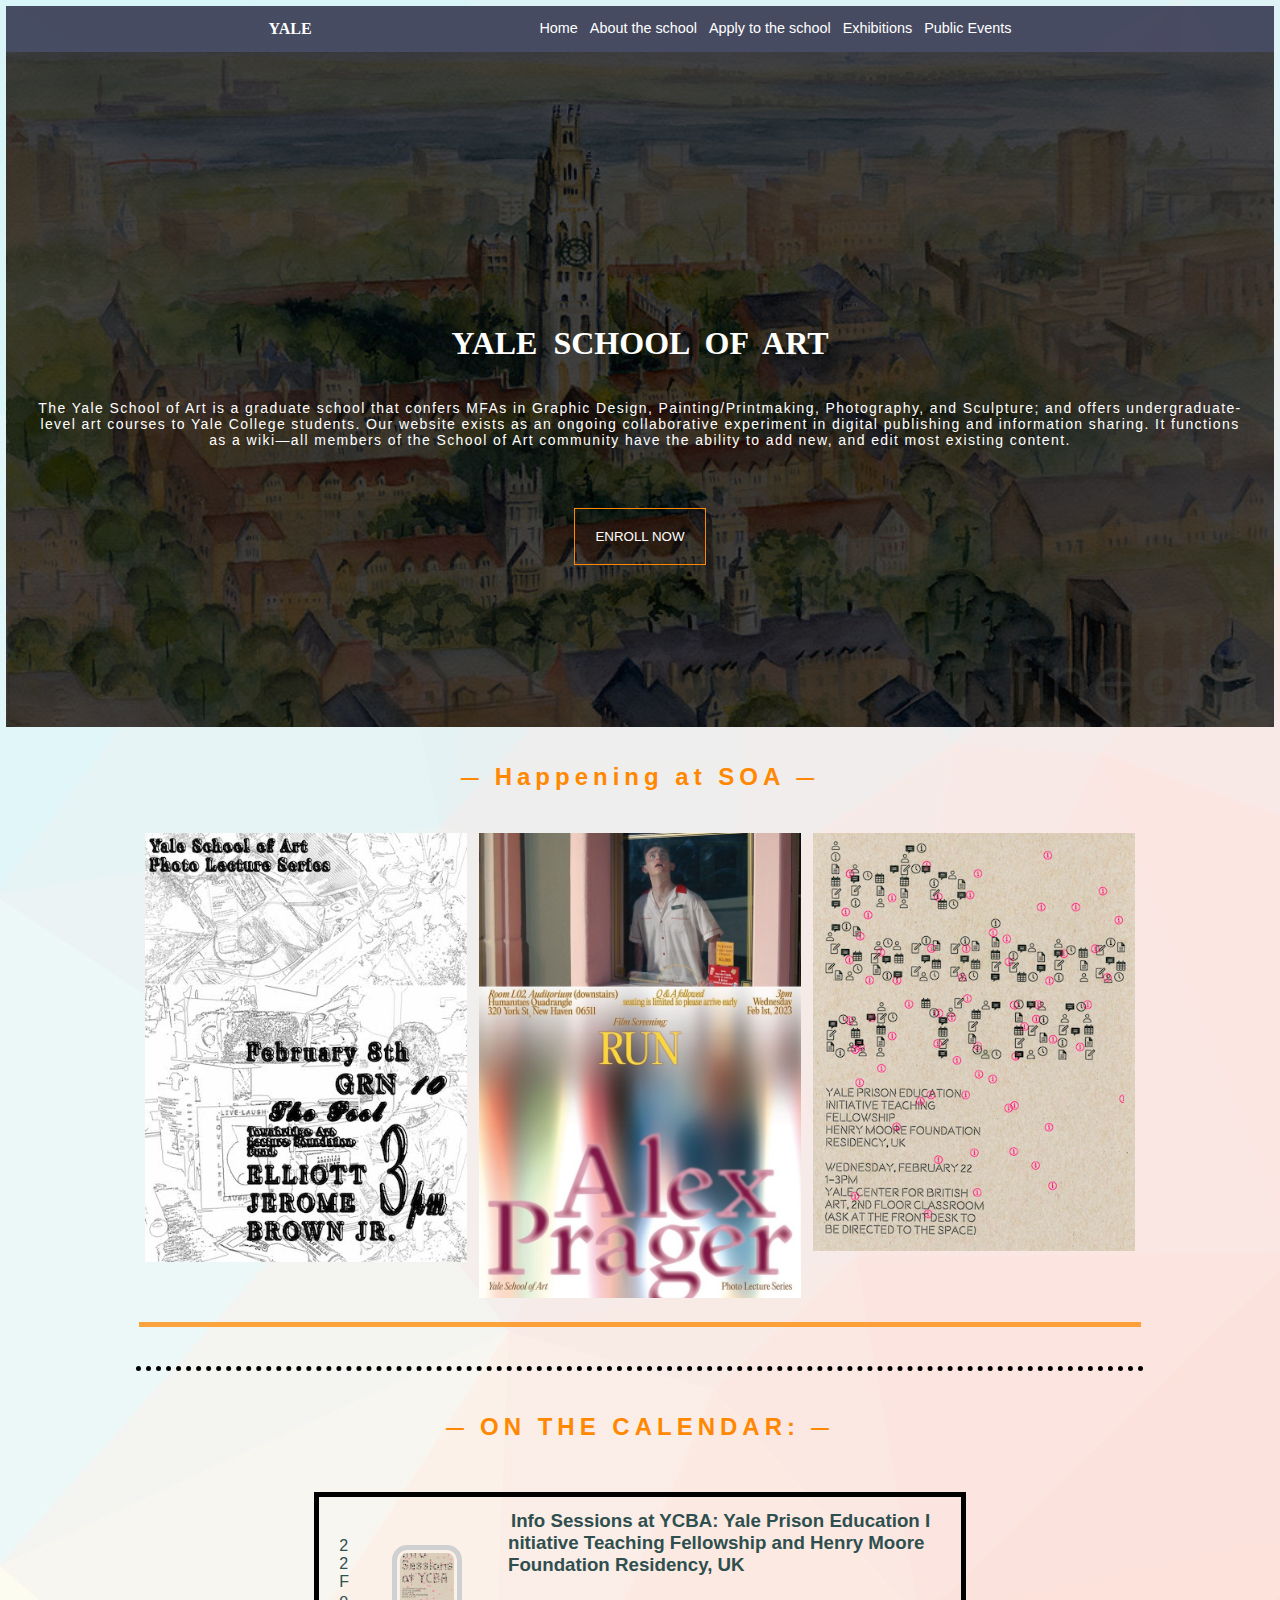
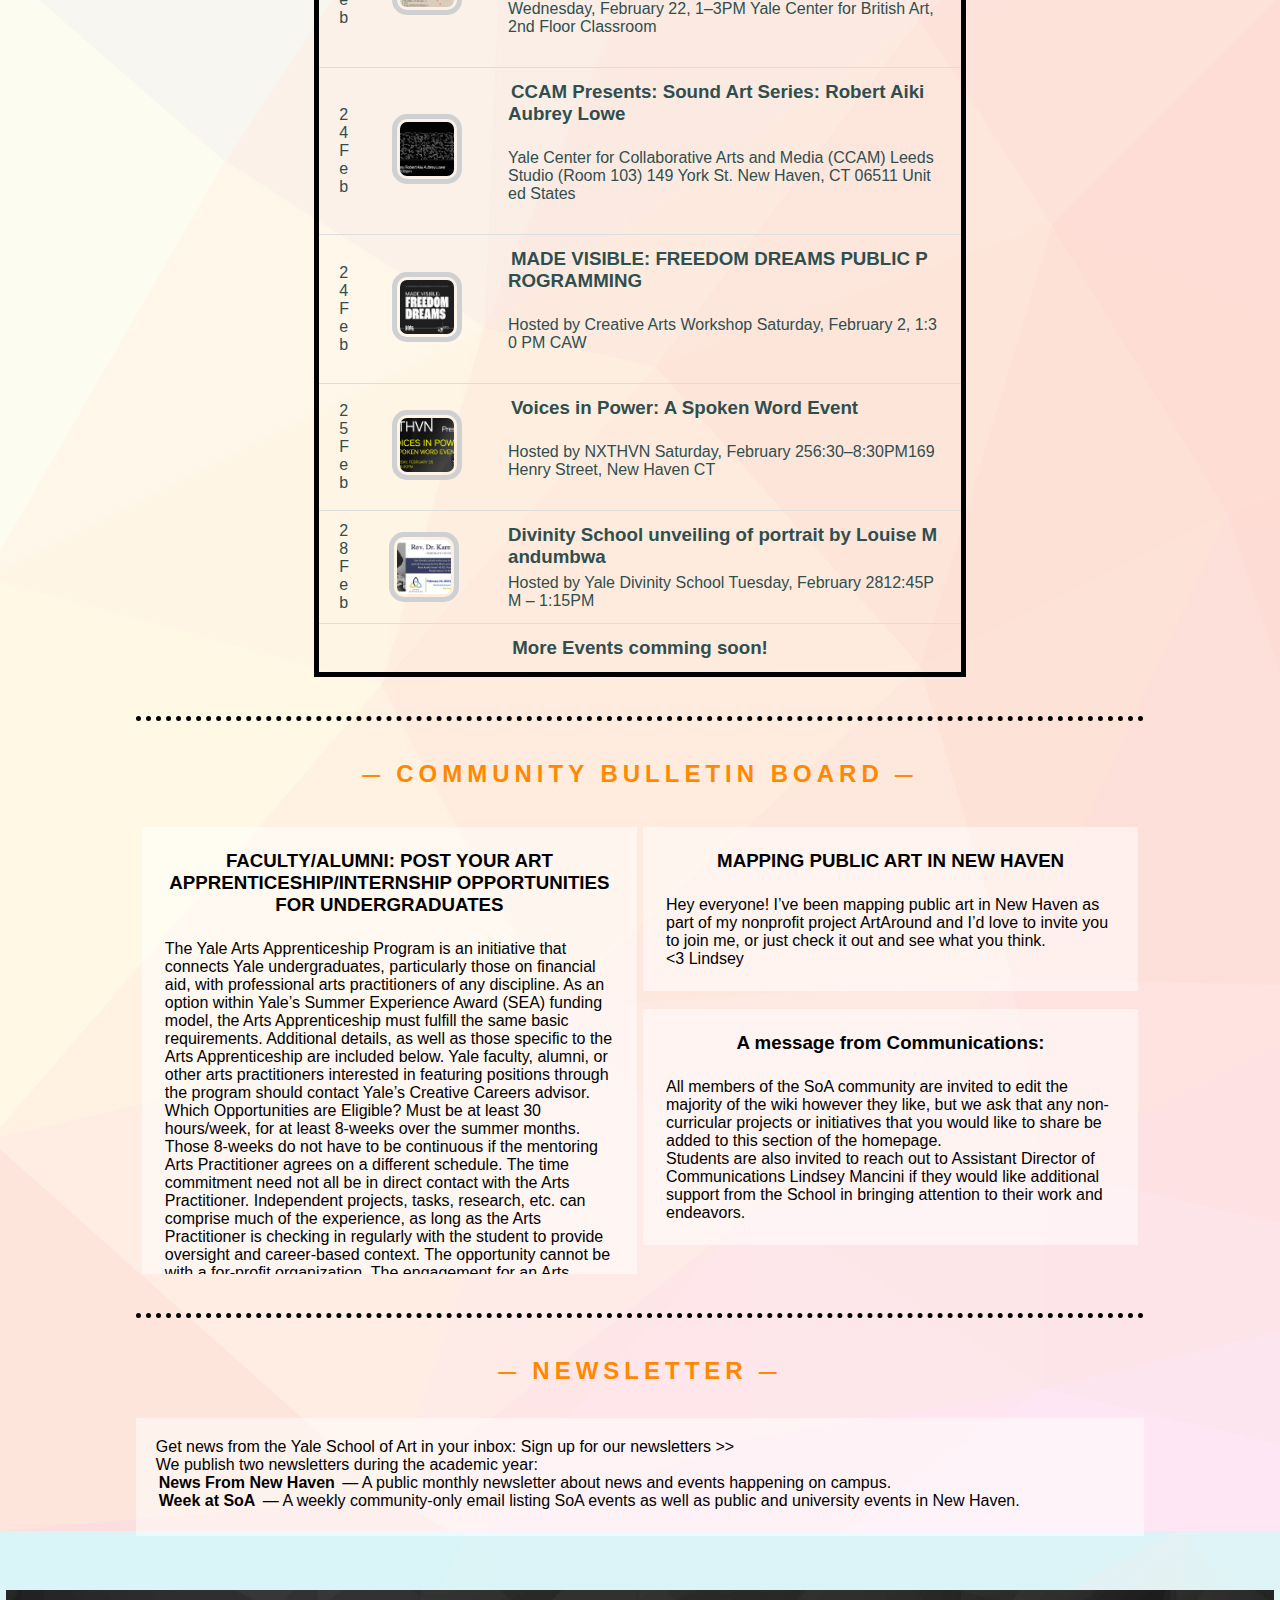
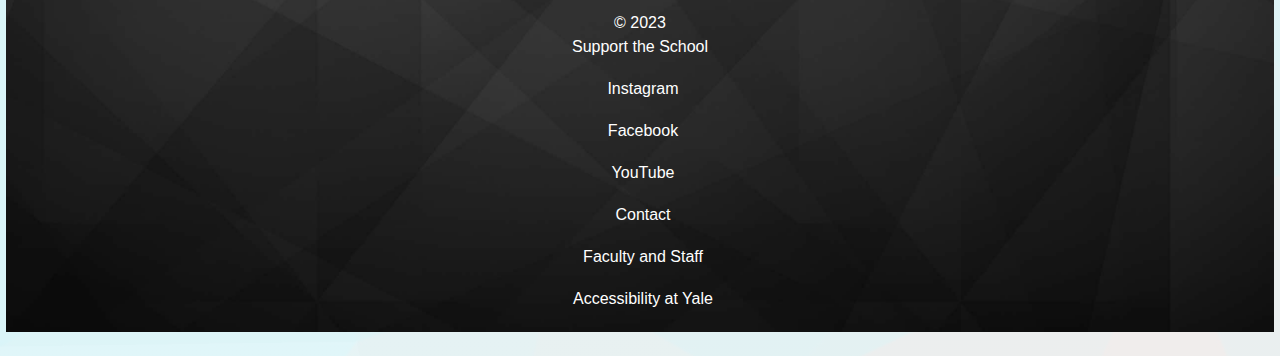
<file: code/Index.html>
<html>
<head>
   <link rel="stylesheet" href="Index.css">
   <title>YALE SCHOOL OF ART</title>
   <style>
	   body {
  			background-image:linear-gradient(#ffffffbb, #ffffffbb), url(images/light.jpg);
		}
        .horizontal_line {
            background-color:none;
            width: 100%;
            height: 5px;
            border-top: 5px dotted black;
            line-height: 80%;
		 align:center;
	   }
	   .box{
			background-color:rgb(255,255,255, 0.5);
			padding:20px;
		}
    </style>
</head>
<body>
   <nav class="navlist">
      <ul>
         <li><h4>YALE</h4></li>
         <li><a href="Index.html">Home</a></li>
         <li><a href="About.html">About the school</a></li>
         <li><a href="Apply.html">Apply to the school</a></li>
         <li><a href="exhibitions.html">Exhibitions</a></li>
         <li><a href="publicevents.html">Public Events</a></li>
      </ul>
   </nav>
   <div class="main-box">
      <h1>YALE SCHOOL OF ART</h1>
      <p>
	The Yale School of Art is a graduate school that confers MFAs in Graphic Design, Painting/Printmaking, Photography, and Sculpture; and offers undergraduate-level art courses to Yale College students.
	Our website exists as an ongoing collaborative experiment in digital publishing and information sharing. It functions as a wiki—all members of the School of Art community have the ability to add new, and edit most existing content.</p>
	<a href="Apply.html">
		<button>ENROLL NOW</button></a>
   </div>
   <div class="container">
      <h2>Happening at SOA</h2>
      <div class="row">
         <div class="column">
         <img src="images/henderson_elliot_jerome_brown_jr.jpg" alt="">
         <a href="https://yaleschoolofart.eventcalendarapp.com/u/20062/213276">Visiting Artist Lecture in Photography: Elliott Jerome Brown</a>
         </div>
	    <div class="column">
            <img src="images/poster-alexprager2.jpg" alt="">
            <a href="https://yaleschoolofart.eventcalendarapp.com/u/20062/213272">Visiting Artist Lecture in Photography: Alex Prager</a>
         </div>
         <div class="column">
            <img src="images/InfoSessions.jpg" alt="">
            <a href="https://yaleschoolofart.eventcalendarapp.com/u/20014/218967">Info Sessions at YCBA: Yale Prison Education Initiative Teaching Fellowship</a>
         </div>
      </div>
	<br><br>
   	<div class="horizontal_line"></div>
   	<div class="table">
		<h2>ON THE CALENDAR:</h2>
		<br>
		<table class="center">
  		
			<tr>
    				<td>22 Feb</td>
				<td><a href="https://yaleschoolofart.eventcalendarapp.com/u/20014/218967"><img src="images/InfoSessions.jpg" alt="" border=3 height=100 width=100></img></td>
    				<td style="width:95%">
					<h3><a href="https://yaleschoolofart.eventcalendarapp.com/u/20014/218967">Info Sessions at YCBA: Yale Prison Education Initiative Teaching Fellowship and Henry Moore Foundation Residency, UK</h3>
					<p>Wednesday, February 22, 1–3PM Yale Center for British Art, 2nd Floor Classroom</p></td>
  			</tr>
			<tr>
    				<td>24 Feb</td>
				<td><a href="https://www.eventbrite.com/e/ccam-presents-sound-art-series-robert-aiki-aubrey-lowe-tickets-537902349407"><img src="images/CCM.jpg" alt="" border=3 height=100 width=100></img></td>
    				<td style="width:95%">
					<h3><a href="https://www.eventbrite.com/e/ccam-presents-sound-art-series-robert-aiki-aubrey-lowe-tickets-537902349407">CCAM Presents: Sound Art Series: Robert Aiki Aubrey Lowe</h3>
					<p>Yale Center for Collaborative Arts and Media (CCAM) Leeds Studio (Room 103) 149 York St. New Haven, CT 06511 United States</p></td>
  			</tr>
			<tr>
    				<td>24 Feb</td>
				<td><a href="https://creativeartsworkshop.org/gallery/made-visible-freedom-dreams-public-programming/"><img src="images/Freedom.jpg" alt="" border=3 height=100 width=100></img></td>
    				<td style="width:95%">
					<h3><a href="https://creativeartsworkshop.org/gallery/made-visible-freedom-dreams-public-programming/">MADE VISIBLE: FREEDOM DREAMS PUBLIC PROGRAMMING</h3>
					<p>Hosted by Creative Arts Workshop Saturday, February 2, 1:30 PM CAW</p></td>
  			</tr>
			<tr>
    				<td>25 Feb</td>
				<td><a href="https://mailchi.mp/nxthvn/filmscreening-17012327?e=f6e76ab185"><img src="images/event.jpg" alt="" border=3 height=100 width=100></img></td>
    				<td style="width:95%">
					<h3><a href="https://mailchi.mp/nxthvn/filmscreening-17012327?e=f6e76ab185">Voices in Power: A Spoken Word Event</h3>
					<p>Hosted by NXTHVN Saturday, February 256:30–8:30PM169 Henry Street, New Haven CT</p></td>
  			</tr>
			<tr>
    				<td>28 Feb</td>
				<td><img src="images/Divine.jpg" alt="" border=3 height=100 width=100></img></td>
    				<td style="width:95%">
					<h3>Divinity School unveiling of portrait by Louise Mandumbwa</h3>
					<p>Hosted by Yale Divinity School Tuesday, February 2812:45PM – 1:15PM</p></td>
  			</tr>
			<tr style="text-align:center;">
				<td colspan="3"><h3>More Events comming soon!</h3></td>
			</tr>
		</table>
	</div>
	<br><br>
   	<div class="horizontal_line"></div>
   			<h2>COMMUNITY BULLETIN BOARD</h2>
		<div class="row">
         	  <div class="column1">
		    <div class="box">
			<h3 align= "center">FACULTY/ALUMNI: POST YOUR ART APPRENTICESHIP/INTERNSHIP OPPORTUNITIES FOR UNDERGRADUATES</h3><br>
			<p>The Yale Arts Apprenticeship Program is an initiative that connects Yale undergraduates, particularly those on financial aid, with professional arts practitioners of any discipline. As an option within Yale’s Summer Experience Award (SEA) funding model, the Arts Apprenticeship must fulfill the same basic requirements. Additional details, as well as those specific to the Arts Apprenticeship are included below. Yale faculty, alumni, or other arts practitioners interested in featuring positions through the program should contact Yale’s Creative Careers advisor. Which Opportunities are Eligible? Must be at least 30 hours/week, for at least 8-weeks over the summer months. Those 8-weeks do not have to be continuous if the mentoring Arts Practitioner agrees on a different schedule. The time commitment need not all be in direct contact with the Arts Practitioner. Independent projects, tasks, research, etc. can comprise much of the experience, as long as the Arts Practitioner is checking 			in regularly with the student to provide oversight and career-based context. The opportunity cannot be with a for-profit organization. The engagement for an Arts Apprenticeship should be directly with an individual Arts Practitioner and not with a company. The only exception to this would be if the company overseeing the apprenticeship were a registered non-profit organization. For more information: https://ocs.yale.edu/channels/arts-apprenticeship/ To post a job, contact: https://ocs.yale.edu/staff-list/#derek-i-webster<p>
		</div>
		</div>
         	  <div class="column1">
		    <div class="box">
			<h3 align= "center">MAPPING PUBLIC ART IN NEW HAVEN</h3><br>
			<p>Hey everyone! I’ve been mapping public art in New Haven as part of my nonprofit project ArtAround and I’d love to invite you to join me, or just check it out and see what you think.<br>
			<3 Lindsey</p>
		</div><br>
		<div class="box">
			<h3 align= "center">A message from Communications:</h3><br>
			<p>All members of the SoA community are invited to edit the majority of the wiki however they like, but we ask that any non-curricular projects or initiatives that you would like to share be added to this section of the homepage.<br>
Students are also invited to reach out to Assistant Director of Communications Lindsey Mancini if they would like additional support from the School in bringing attention to their work and endeavors.</p>
		</div>
		</div>
		</div><br><br>
		<div class="horizontal_line"></div>
		<h2>NEWSLETTER</h2>
		<div class="box">
			Get news from the Yale School of Art in your inbox: Sign up for our newsletters >><br>
			We publish two newsletters during the academic year:<br>
			<b>News From New Haven</b> — A public monthly newsletter about news and events happening on campus.<br>
			<b>Week at SoA</b> — A weekly community-only email listing SoA events as well as public and university events in New Haven.</p>
	</div>
	<br>
	<br>
</div>
	<footer><br>
		<p>© 2023</p>
		<p><a href="support.html">Support the School</p>
		<p><a href="https://www.instagram.com/yaleschoolofart/">Instagram</p>
		<p><a href="https://www.facebook.com/YaleSchoolofArt/">Facebook</p>
		<p><a href="https://www.youtube.com/channel/UCDwJT0mYodTSodcpH-hGmdA">YouTube</p>
		<p><a href="contact.html">Contact</p>
		<p><a href="faculty.html">Faculty and Staff</p>
		<p><a href="https://your.yale.edu/policies-procedures/policies/1605-web-accessibility-policy">Accessibility at Yale</p>
	<br>
	</footer>
</body>
</html>
</file>
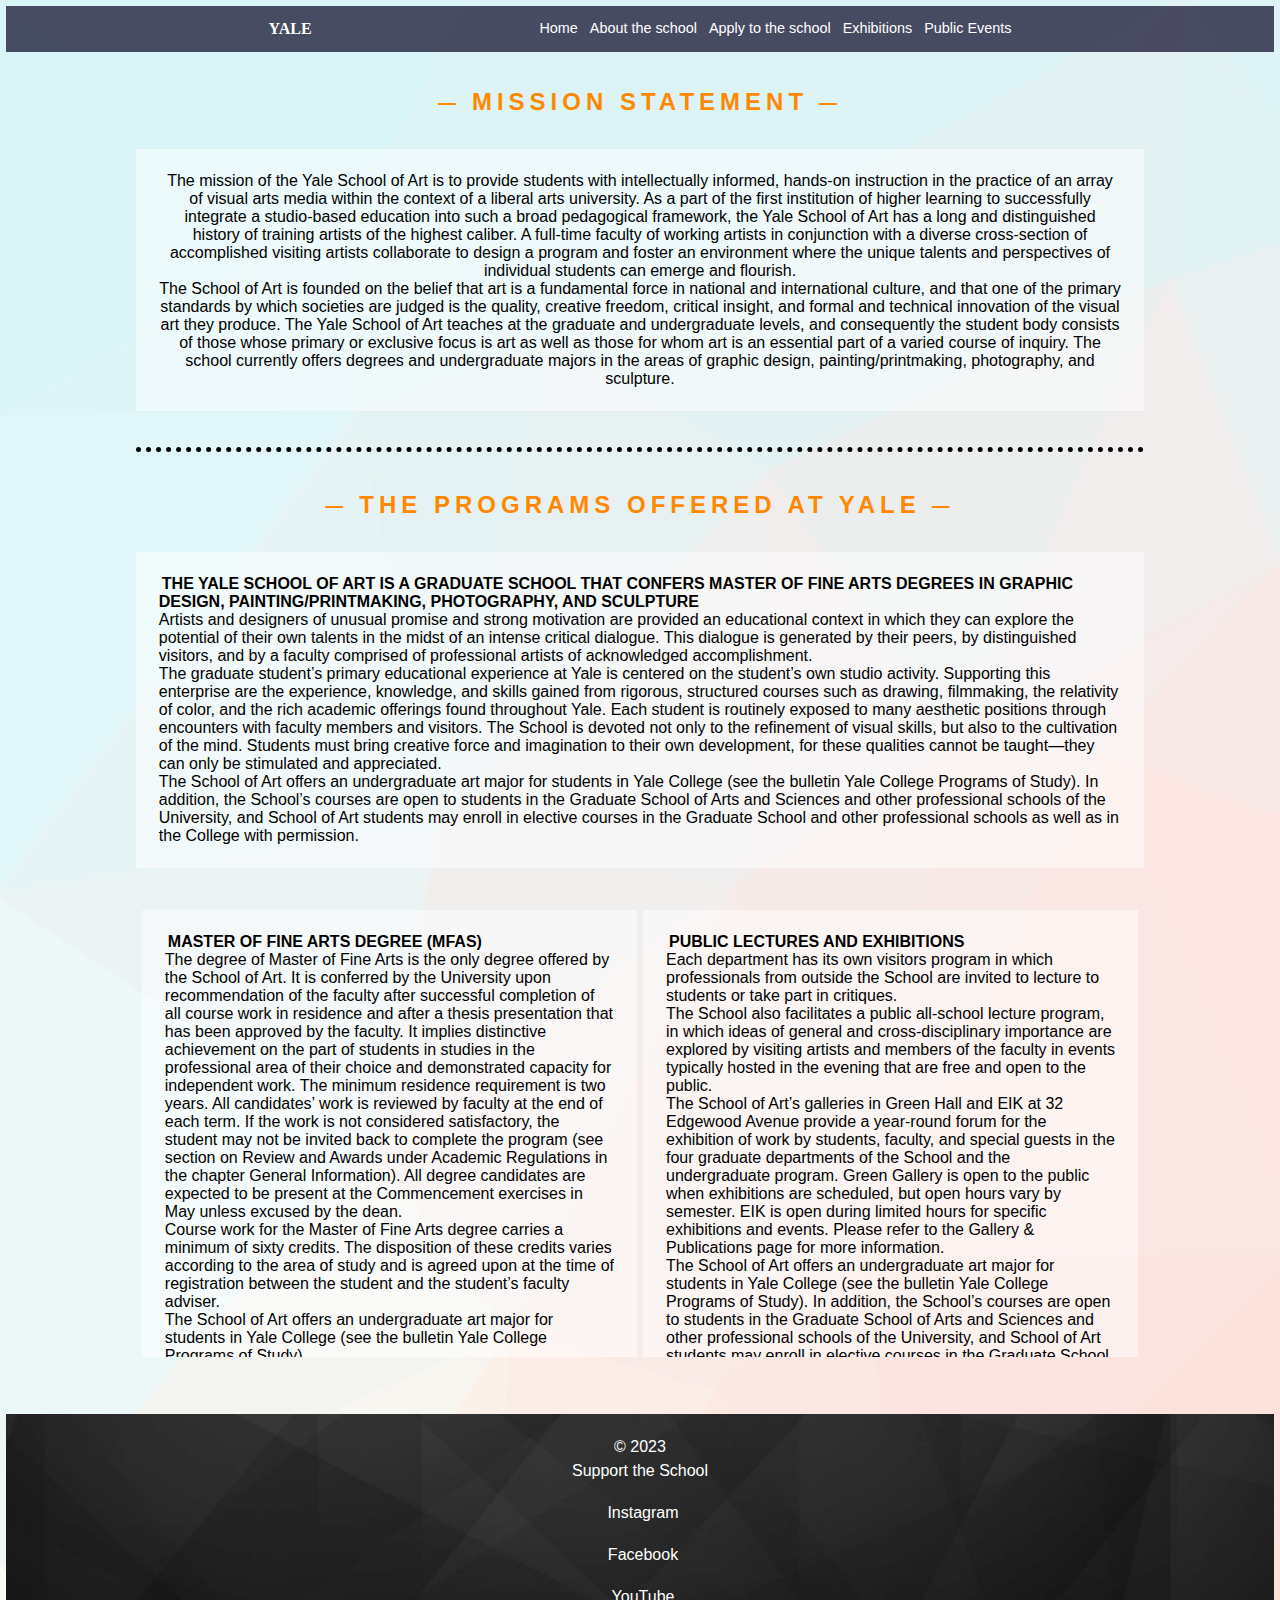
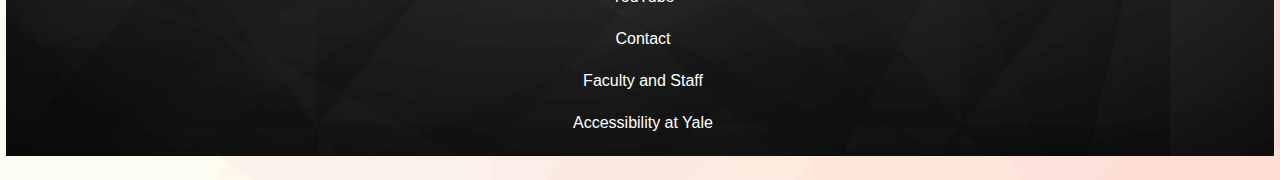
<file: code/About.html>
<html>

<head>
   <link rel="stylesheet" href="Index.css">
   <title> ABOUT YALE SCHOOL OF ART</title>
	<style>
		body {
  			background-image:linear-gradient(#ffffffbb, #ffffffbb), url(images/light.jpg);
		}
		.box{
			background-color:rgb(255,255,255, 0.5);
			padding:20px;
		}
		.horizontal_line {
            background-color:none;
            width: 100%;
            height: 5px;
            border-top: 5px dotted black;
            line-height: 80%;
		 align:center;
	   }
	</style>
</head>
<body>
   <nav class="navlist">
      <ul>
         <li><h4>YALE</h4></li>
         <li><a href="Index.html">Home</a></li>
         <li><a href="About.html">About the school</a></li>
         <li><a href="Apply.html">Apply to the school</a></li>
         <li><a href="exhibitions.html">Exhibitions</a></li>
         <li><a href="publicevents.html">Public Events</a></li>
      </ul>
   </nav>
<div class="container">
	<h2>MISSION STATEMENT</h2>
	<div class="box">
		<p align="center"> The mission of the Yale School of Art is to provide students with intellectually informed, hands-on instruction in the practice of an array of visual arts media within the context of a liberal arts university. As a part of the first institution of higher learning to successfully integrate a studio-based education into such a broad pedagogical framework, the Yale School of Art has a long and distinguished history of training artists of the highest caliber. A full-time faculty of working artists in conjunction with a diverse cross-section of accomplished visiting artists collaborate to design a program and foster an environment where the unique talents and perspectives of individual students can emerge and flourish.
		<br>The School of Art is founded on the belief that art is a fundamental force in national and international culture, and that one of the primary standards by which societies are judged is the quality, creative freedom, critical insight, and formal and technical innovation of the visual art they produce. The Yale School of Art teaches at the graduate and undergraduate levels, and consequently the student body consists of those whose primary or exclusive focus is art as well as those for whom art is an essential part of a varied course of inquiry. The school currently offers degrees and undergraduate majors in the areas of graphic design, painting/printmaking, photography, and sculpture.</p>
	</div>
	<br><br>
   	<div class="horizontal_line"></div>
	<h2>THE PROGRAMS OFFERED AT YALE</h2>
	<div class="box">
		<p><b>THE YALE SCHOOL OF ART IS A GRADUATE SCHOOL THAT CONFERS MASTER OF FINE ARTS DEGREES IN GRAPHIC DESIGN, PAINTING/PRINTMAKING, PHOTOGRAPHY, AND SCULPTURE</b><br>
		Artists and designers of unusual promise and strong motivation are provided an educational context in which they can explore the potential of their own talents in the midst of an intense critical dialogue. This dialogue is generated by their peers, by distinguished visitors, and by a faculty comprised of professional artists of acknowledged accomplishment.<br>
		The graduate student’s primary educational experience at Yale is centered on the student’s own studio activity. Supporting this enterprise are the experience, knowledge, and skills gained from rigorous, structured courses such as drawing, filmmaking, the relativity of color, and the rich academic offerings found throughout Yale. Each student is routinely exposed to many aesthetic positions through encounters with faculty members and visitors. The School is devoted not only to the refinement of visual skills, but also to the cultivation of the mind. Students must bring creative force and imagination to their own development, for these qualities cannot be taught—they can only be stimulated and appreciated.<br>
		The School of Art offers an undergraduate art major for students in Yale College (see the bulletin Yale College Programs of Study). In addition, the School’s courses are open to students in the Graduate School of Arts and Sciences and other professional schools of the University, and School of Art students may enroll in elective courses in the Graduate School and other professional schools as well as in the College with permission.</p>
	</div>
	<br><br>
	<div class="row">
         	  <div class="column1">
			<div class="box">
				<p><b>MASTER OF FINE ARTS DEGREE (MFAS)</b><br>
				The degree of Master of Fine Arts is the only degree offered by the School of Art. It is conferred by the University upon recommendation of the faculty after successful completion of all course work in residence and after a thesis presentation that has been approved by the faculty. It implies distinctive achievement on the part of students in studies in the professional area of their choice and demonstrated capacity for independent work. The minimum residence requirement is two years. All candidates’ work is reviewed by faculty at the end of each term. If the work is not considered satisfactory, the student may not be invited back to complete the program (see section on Review and Awards under Academic Regulations in the chapter General Information). All degree candidates are expected to be present at the Commencement exercises in May unless excused by the dean.<br>
				Course work for the Master of Fine Arts degree carries a minimum of sixty credits. The disposition of these credits varies according to the area of study and is agreed upon at the time of registration between the student and the student’s faculty adviser.<br>
				The School of Art offers an undergraduate art major for students in Yale College (see the bulletin Yale College Programs of Study).</p>
			</div>
		  </div>
		  <div class="column1">
			<div class="box">
			<p><b>PUBLIC LECTURES AND EXHIBITIONS</b><br>
			Each department has its own visitors program in which professionals from outside the School are invited to lecture to students or take part in critiques.<br>
			The School also facilitates a public all-school lecture program, in which ideas of general and cross-disciplinary importance are explored by visiting artists and members of the faculty in events typically hosted in the evening that are free and open to the public.<br>
			The School of Art’s galleries in Green Hall and EIK at 32 Edgewood Avenue provide a year-round forum for the exhibition of work by students, faculty, and special guests in the four graduate departments of the School and the undergraduate program. Green Gallery is open to the public when exhibitions are scheduled, but open hours vary by semester. EIK is open during limited hours for specific exhibitions and events. Please refer to the Gallery & Publications page for more information.<br>
		  	The School of Art offers an undergraduate art major for students in Yale College (see the bulletin Yale College Programs of Study). In addition, the School’s courses are open to students in the Graduate School of Arts and Sciences and other professional schools of the University, and School of Art students may enroll in elective courses in the Graduate School and other professional schools as well as in the College with permission.</p>
			</div>
		</div>
	</div>
</div>
<br><br>
	<footer><br>
		<p>© 2023</p>
		<p><a href="support.html">Support the School</p>
		<p><a href="https://www.instagram.com/yaleschoolofart/">Instagram</p>
		<p><a href="https://www.facebook.com/YaleSchoolofArt/">Facebook</p>
		<p><a href="https://www.youtube.com/channel/UCDwJT0mYodTSodcpH-hGmdA">YouTube</p>
		<p><a href="contact.html">Contact</p>
		<p><a href="faculty.html">Faculty and Staff</p>
		<p><a href="https://your.yale.edu/policies-procedures/policies/1605-web-accessibility-policy">Accessibility at Yale</p>
	<br>
	</footer>
</body>

</html>
</file>
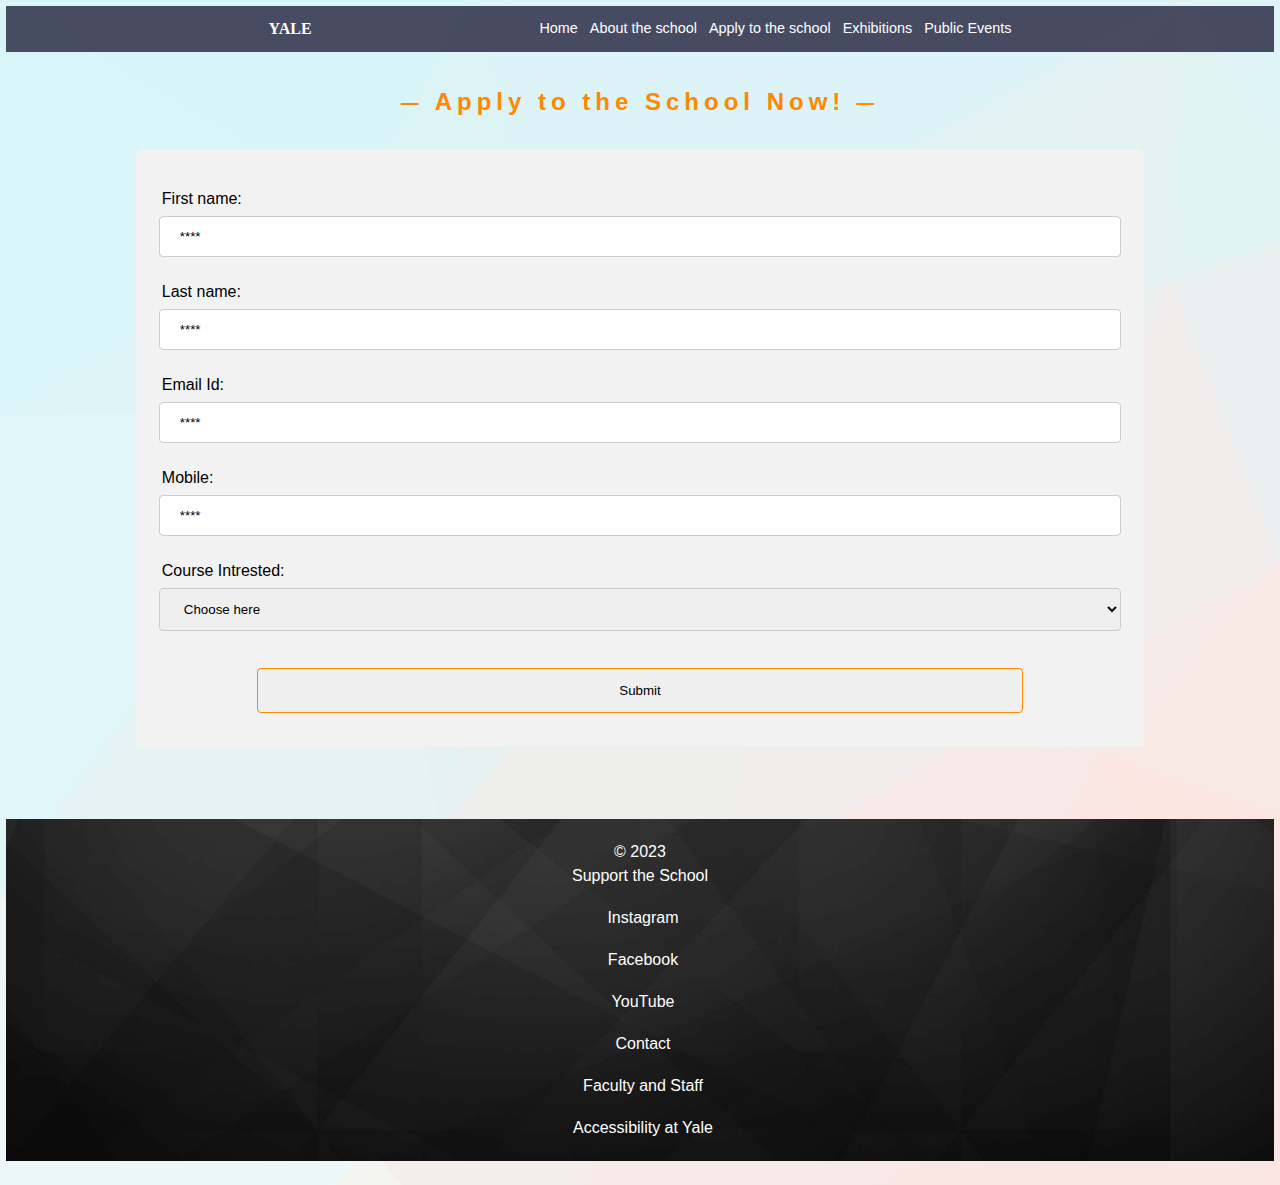
<file: code/Apply.html>
<html>
<head>
	<title>APPLY AT YALE</title>
	<link rel="stylesheet" href="Index.css">
	<style>
		body {
  			background-image:linear-gradient(#ffffffbb, #ffffffbb), url(images/light.jpg);
		} 
		input[type=text], select {
  			width: 100%;
  			padding: 12px 20px;
  			margin: 8px 0;
  			display: inline-block;
  			border: 1px solid #ccc;
  			border-radius: 4px;
  			box-sizing: border-box;
		}

		input[type=submit] {
 	 		width: 80%;
  			border: 1px solid #ff8800;
   			color: #000000;
  			padding: 14px 20px;
  			margin: 8px 0;
  			background: back;
  			border-radius: 4px;
		}

		input[type=submit]:hover {
  			background: #ff8800;
			color: #000000;
		}

		.form{
  			border-radius: 5px;
  			background-color: #f2f2f2;
  			padding: 20px;
		}

	</style>
</head>
<body>
	<nav class="navlist">
      <ul>
         <li><h4>YALE</h4></li>
         <li><a href="Index.html">Home</a></li>
         <li><a href="About.html">About the school</a></li>
         <li><a href="Apply.html">Apply to the school</a></li>
         <li><a href="exhibitions.html">Exhibitions</a></li>
         <li><a href="publicevents.html">Public Events</a></li>
      </ul>
   </nav>
	<div class="container">
		<h2>Apply to the School Now!</h2>
		<div class="form"><br>
			<form action="Closed.html">
  				<label for="fname">First name:</label><br>
 				<input type="text" id="fname" name="fname" value="****"><br><br>
  				<label for="lname">Last name:</label><br>
  				<input type="text" id="lname" name="lname" value="****"><br><br>
  				<label for="email">Email Id:</label><br>
  				<input type="text" id="email" name="email" value="****"><br><br>
  				<label for="mob">Mobile:</label><br>
  				<input type="text" id="mob" name="mob" value="****"><br><br>
  				<label for="course">Course Intrested:</label><br>
				<select id="course" name="course">
					<option value="" selected disabled hidden>Choose here</option>
  					<option value="gd">Graphic Design(Graduate Studies in Art)</option><br><br>
  					<option value="pp">Printing and Printmaking(Graduate Studies in Art)</option>
  					<option value="p">Photography(Graduate Studies in Art)</option>
					<option value="s">Sculpture(Graduate Studies in Art)</option>
					<option value="asi">All-School/Interdisciplinary(Graduate Studies in Art)</option>
					<option value="cp">Critical Practice(Graduate Studies in Art)</option>
					<option value="rcam">Resources for Current Art Majors(Undergraduate Studies in Art)</option>
					<option value="utsa">Undergraduate Thesis Show Archive(Undergraduate Studies in Art)</option>
					<option value="sp">Summer Programs</option>
				</select><br><br>
  				<div align=center>
				<input type="submit" value="Submit"></div>
			</form> 
		</div>
	</div><br><br><br>
	<footer><br>
		<p>© 2023</p>
		<p><a href="support.html">Support the School</p>
		<p><a href="https://www.instagram.com/yaleschoolofart/">Instagram</p>
		<p><a href="https://www.facebook.com/YaleSchoolofArt/">Facebook</p>
		<p><a href="https://www.youtube.com/channel/UCDwJT0mYodTSodcpH-hGmdA">YouTube</p>
		<p><a href="contact.html">Contact</p>
		<p><a href="faculty.html">Faculty and Staff</p>
		<p><a href="https://your.yale.edu/policies-procedures/policies/1605-web-accessibility-policy">Accessibility at Yale</p>
	<br>
	</footer>
</body>
</html>
</file>
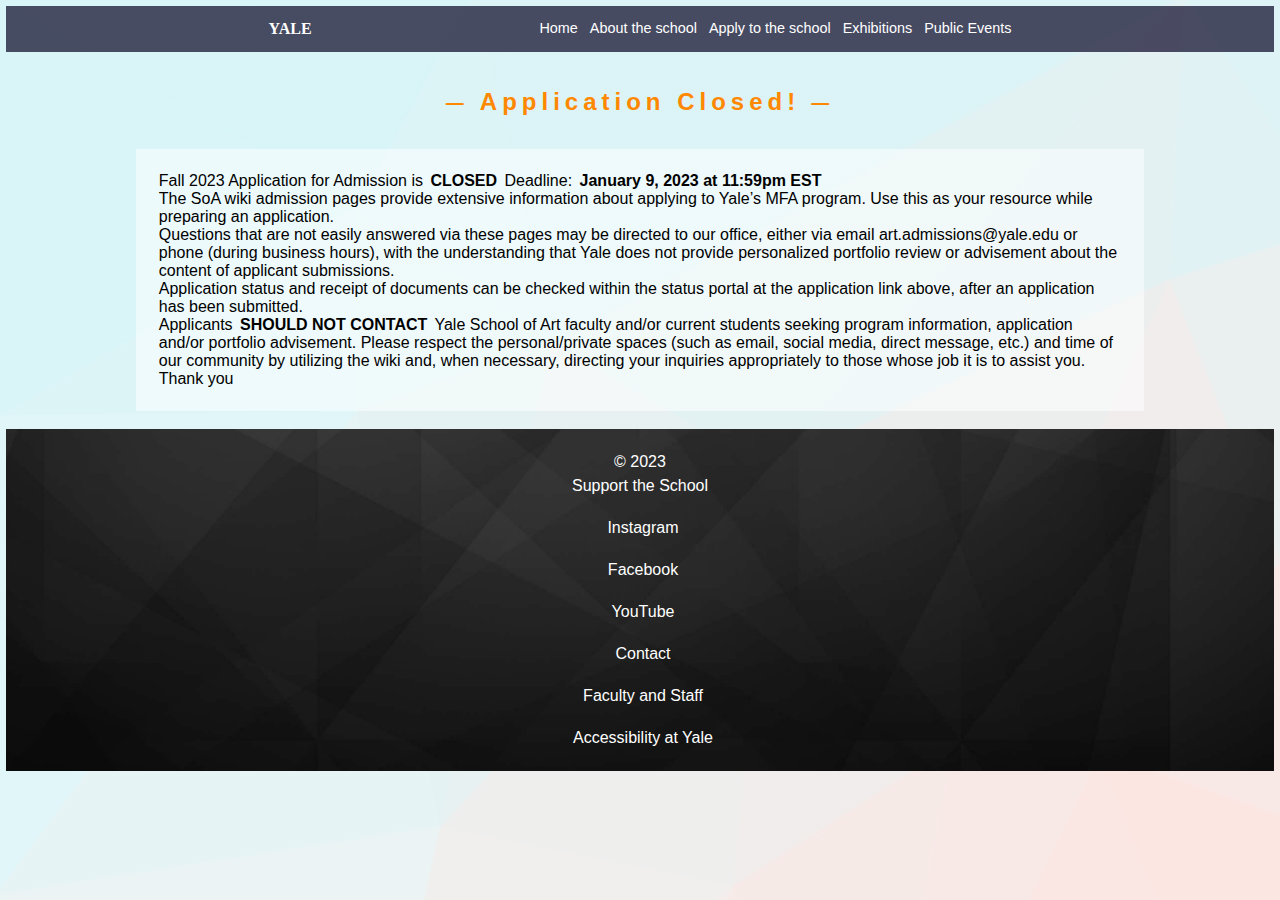
<file: code/Closed.html>
<html>
<head>
   <link rel="stylesheet" href="Index.css">
   <title>YALE SCHOOL OF ART</title>
	<style>
		body {
  			background-image:linear-gradient(#ffffffbb, #ffffffbb), url(images/light.jpg);
		}
		.box{
			background-color:rgb(255,255,255, 0.5);
			padding:20px;
		}
	</style>
</head>
<body>
   	<nav class="navlist">
      	<ul>
         <li><h4>YALE</h4></li>
         <li><a href="Index.html">Home</a></li>
         <li><a href="About.html">About the school</a></li>
         <li><a href="Apply.html">Apply to the school</a></li>
         <li><a href="exhibitions.html">Exhibitions</a></li>
         <li><a href="publicevents.html">Public Events</a></li>
      </ul>
   	</nav> 
	<div class="container">
		<h2>Application Closed!</h2>
		<div class="box">
			<p>Fall 2023 Application for Admission is <b>CLOSED</b> Deadline: <b>January 9, 2023 at 11:59pm EST</b><br>
			The SoA wiki admission pages provide extensive information about applying to Yale’s MFA program. Use this as your resource while preparing an application.<br>
			Questions that are not easily answered via these pages may be directed to our office, either via email art.admissions@yale.edu or phone (during business hours), with the understanding that Yale does not provide personalized portfolio review or advisement about the content of applicant submissions.<br>
			Application status and receipt of documents can be checked within the status portal at the application link above, after an application has been submitted.<br>
			Applicants <b>SHOULD NOT CONTACT</b> Yale School of Art faculty and/or current students seeking program information, application and/or portfolio advisement. Please respect the personal/private spaces (such as email, social media, direct message, etc.) and time of our community by utilizing the wiki and, when necessary, directing your inquiries appropriately to those whose job it is to assist you.<br>
			Thank you</p>
		</div> 
	</div>
	<footer><br>
		<p>© 2023</p>
		<p><a href="support.html">Support the School</p>
		<p><a href="https://www.instagram.com/yaleschoolofart/">Instagram</p>
		<p><a href="https://www.facebook.com/YaleSchoolofArt/">Facebook</p>
		<p><a href="https://www.youtube.com/channel/UCDwJT0mYodTSodcpH-hGmdA">YouTube</p>
		<p><a href="contact.html">Contact</p>
		<p><a href="faculty.html">Faculty and Staff</p>
		<p><a href="https://your.yale.edu/policies-procedures/policies/1605-web-accessibility-policy">Accessibility at Yale</p>
	<br>
	</footer>
</body>
</html>
</file>
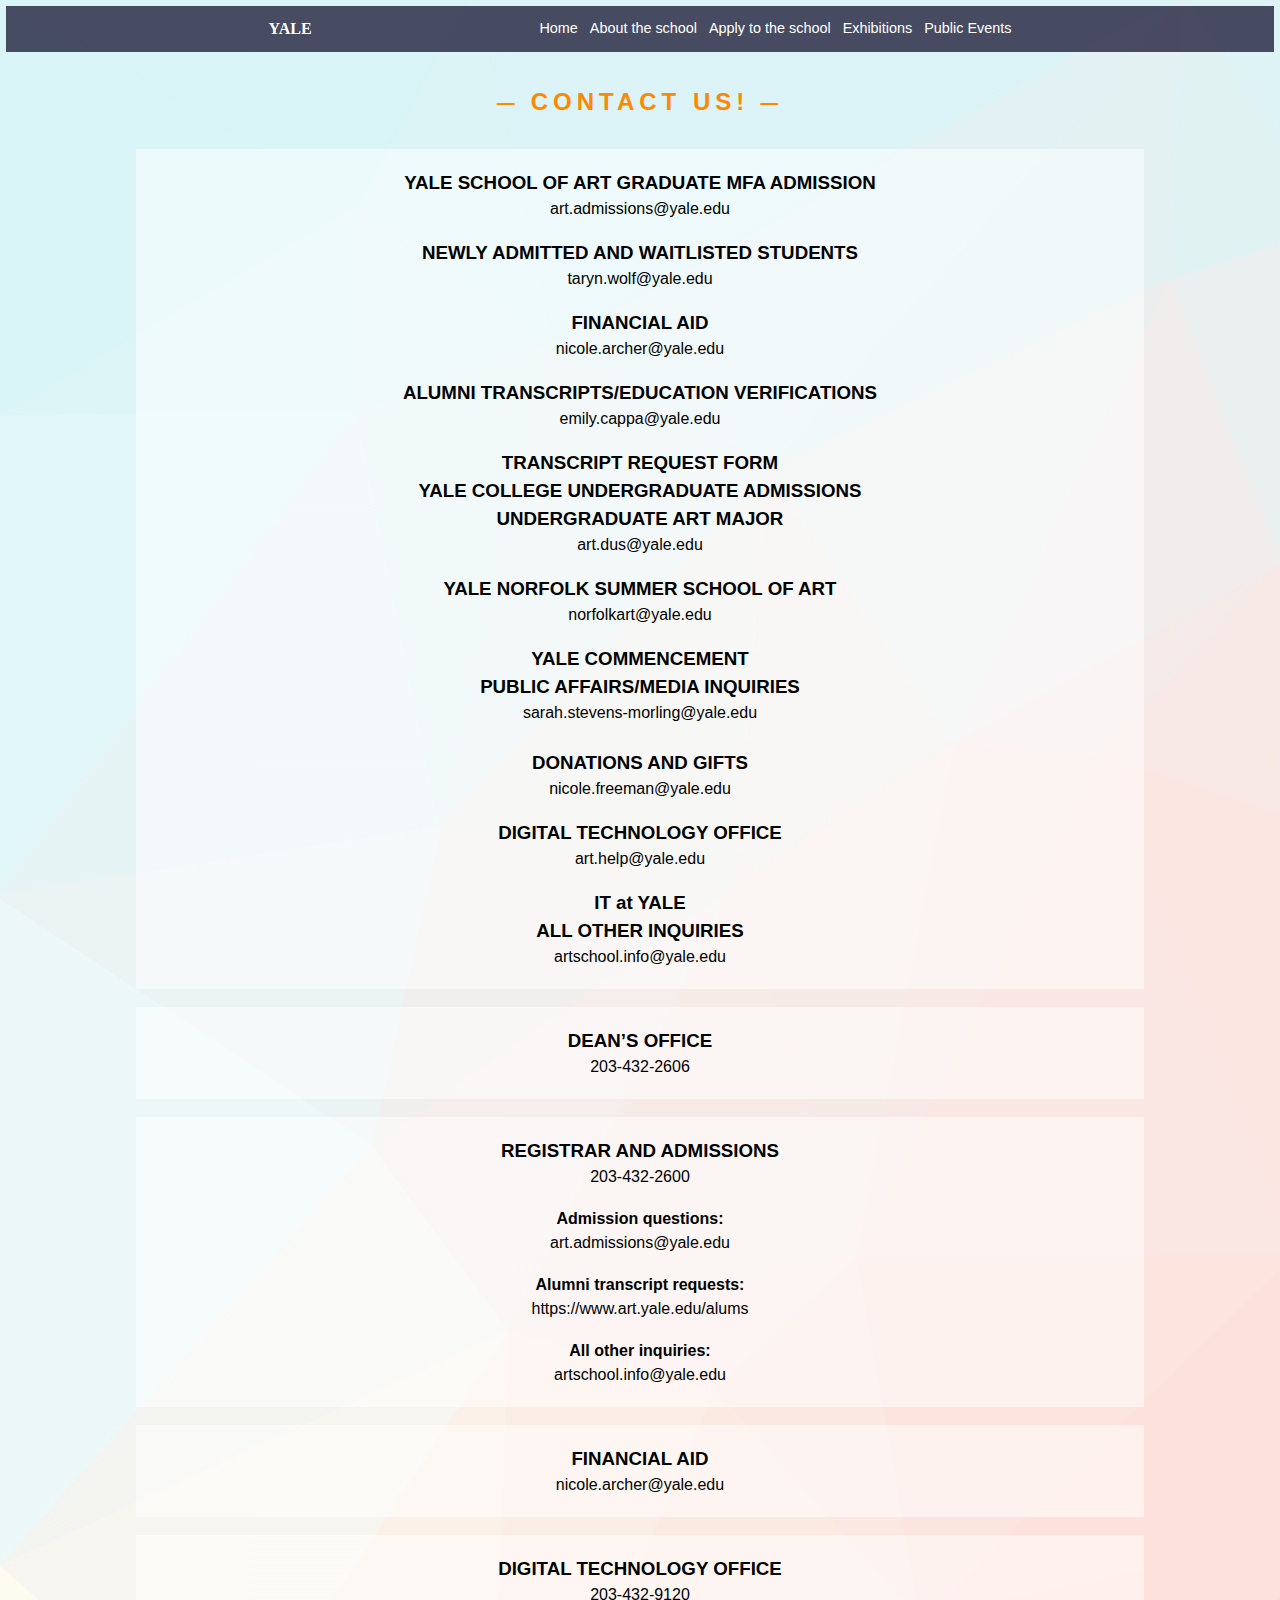
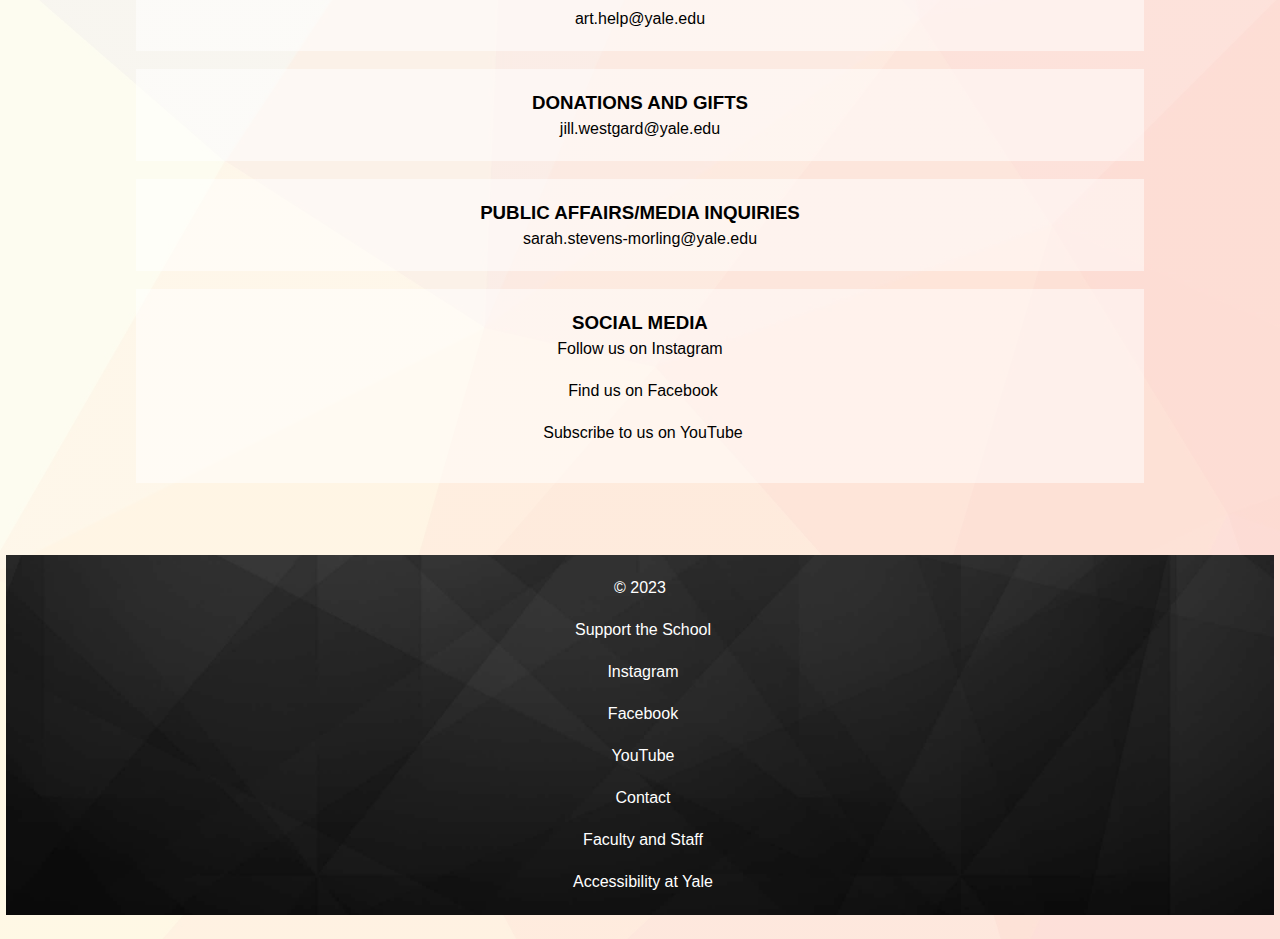
<file: code/contact.html>
<html>
<head>
	<link rel="stylesheet" href="Index.css">
	<title>CONTACT US</title>
	<style>
		body {
  			background-image:linear-gradient(#ffffffbb, #ffffffbb), url(images/light.jpg);
		}
		.box{
			background-color:rgb(255,255,255, 0.5);
			padding:20px;
			text-align: center;
  			
		}
	</style>
</head>
<body>
	<nav class="navlist">
      <ul>
         <li><h4>YALE</h4></li>
         <li><a href="Index.html">Home</a></li>
         <li><a href="About.html">About the school</a></li>
         <li><a href="Apply.html">Apply to the school</a></li>
         <li><a href="exhibitions.html">Exhibitions</a></li>
         <li><a href="publicevents.html">Public Events</a></li>
      </ul>
   </nav>
   <div class="container">
	<h2>CONTACT US!</h2>
	<div class="box">
		<h3>YALE SCHOOL OF ART GRADUATE MFA ADMISSION</h3>
		<p>art.admissions@yale.edu</p><br>
		<h3>NEWLY ADMITTED AND WAITLISTED STUDENTS</h3>
		<p> taryn.wolf@yale.edu</p><br>
		<h3>FINANCIAL AID</h3>
		<p>nicole.archer@yale.edu</p><br>
		<h3>ALUMNI TRANSCRIPTS/EDUCATION VERIFICATIONS</h3>
		<p>emily.cappa@yale.edu</p><br>
		<h3>TRANSCRIPT REQUEST FORM</h3>
		<h3>YALE COLLEGE UNDERGRADUATE ADMISSIONS</h3>
		<h3>UNDERGRADUATE ART MAJOR</h3>
		<p>art.dus@yale.edu</p><br>
		<h3>YALE NORFOLK SUMMER SCHOOL OF ART</h3>
		<p>norfolkart@yale.edu</p><br>
		<h3>YALE COMMENCEMENT</h3>
		<h3>PUBLIC AFFAIRS/MEDIA INQUIRIES</h3>
		<p>sarah.stevens-morling@yale.edu<p><br>
		<h3>DONATIONS AND GIFTS</h3>
		<p>nicole.freeman@yale.edu</p><br>
		<h3>DIGITAL TECHNOLOGY OFFICE</h3>
		<p>art.help@yale.edu</p><br>
		<h3>IT at YALE</h3>
		<h3>ALL OTHER INQUIRIES</h3>
		<p>artschool.info@yale.edu</p>
	</div>
<br>
	<div class="box">
		<h3>DEAN’S OFFICE</h3>
		<p>203-432-2606</p>
	</div>
<br>
	<div class="box">
		<h3>REGISTRAR AND ADMISSIONS</h3>
		<p>203-432-2600</p><br>
		<h4>Admission questions:</h4>
		<p>art.admissions@yale.edu</p><br>
		<h4>Alumni transcript requests:</h4>
		<p>https://www.art.yale.edu/alums</p><br>
		<h4>All other inquiries:</h4>
		<p>artschool.info@yale.edu</p>
	</div>
<br>
	<div class="box">
		<h3>FINANCIAL AID</h3>
		<p>nicole.archer@yale.edu</p>
	</div>
<br>
	<div class="box">
		<h3>DIGITAL TECHNOLOGY OFFICE</h3>
		<p>203-432-9120</p>
		<p>art.help@yale.edu</p>
	</div>
<br>
	<div class="box">
		<h3>DONATIONS AND GIFTS</h3>
		<p>jill.westgard@yale.edu</p>
	</div>
<br>
	<div class="box">
		<h3>PUBLIC AFFAIRS/MEDIA INQUIRIES</h3>
		<p>sarah.stevens-morling@yale.edu</p>
	</div>
<br>
	<div class="box">
		<h3>SOCIAL MEDIA</h3>
		<p><a href="https://www.instagram.com/yaleschoolofart/">Follow us on Instagram</p>
		<p><a href="https://www.facebook.com/YaleSchoolofArt/">Find us on Facebook</p>
		<p><a href="https://www.youtube.com/channel/UCDwJT0mYodTSodcpH-hGmdA">Subscribe to us on YouTube</p>
	</div>
</div>
	<br><br>
	<footer><br>
		<p>© 2023</p>
		<p><a href="support.html">Support the School</p>
		<p><a href="https://www.instagram.com/yaleschoolofart/">Instagram</p>
		<p><a href="https://www.facebook.com/YaleSchoolofArt/">Facebook</p>
		<p><a href="https://www.youtube.com/channel/UCDwJT0mYodTSodcpH-hGmdA">YouTube</p>
		<p><a href="contact.html">Contact</p>
		<p><a href="faculty.html">Faculty and Staff</p>
		<p><a href="https://your.yale.edu/policies-procedures/policies/1605-web-accessibility-policy">Accessibility at Yale</p>
	<br>
	</footer>
</body>
</html>
</file>
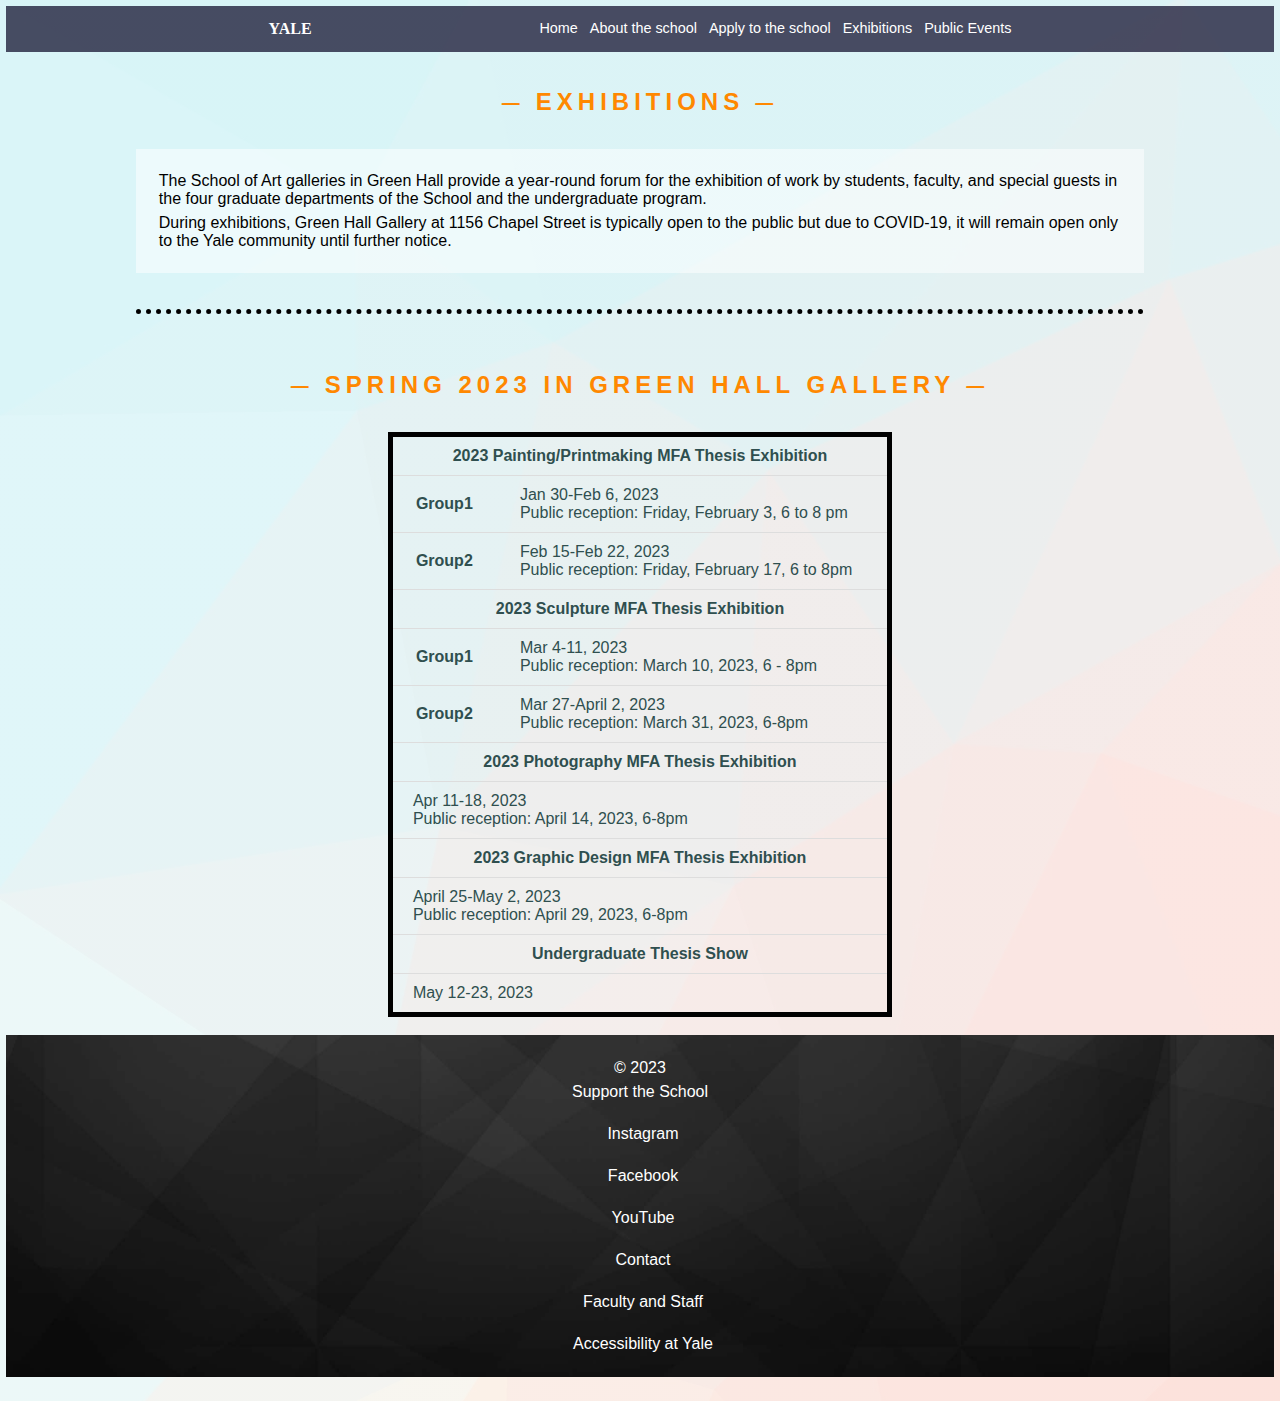
<file: code/exhibitions.html>
<html>
<head>
	<title>EXHIBITIONS AT YALE</title>
	<link rel="stylesheet" href="Index.css">
	<style>
		body {
  			background-image:linear-gradient(#ffffffbb, #ffffffbb), url(images/light.jpg);
		}
		.box{
			background-color:rgb(255,255,255, 0.5);
			padding:20px;
		}
		.horizontal_line {
            background-color:none;
            width: 100%;
            height: 5px;
            border-top: 5px dotted black;
            line-height: 80%;
		 align:center;
	   }
	</style>
</head>
<body>
	<nav class="navlist">
      <ul>
         <li><h4>YALE</h4></li>
         <li><a href="Index.html">Home</a></li>
         <li><a href="About.html">About the school</a></li>
         <li><a href="Apply.html">Apply to the school</a></li>
         <li><a href="exhibitions.html">Exhibitions</a></li>
         <li><a href="publicevents.html">Public Events</a></li>
      </ul>
   </nav>
	<div class="container">
		<h2>EXHIBITIONS</h2>
		<div class="box">
			<p>The School of Art galleries in Green Hall provide a year-round forum for the exhibition of work by students, faculty, and special guests in the four graduate departments of the School and the undergraduate program.</p>
			<p>During exhibitions, Green Hall Gallery at 1156 Chapel Street is typically open to the public but due to COVID-19, it will remain open only to the Yale community until further notice.</p>
		</div><br><br>
			   	<div class="horizontal_line"></div>
			<br>
			<h2>SPRING 2023 IN GREEN HALL GALLERY</h2>
			<table class="extable">
				<tr>
					<td colspan="2" align="center"><b>2023 Painting/Printmaking MFA Thesis Exhibition</b></td>
				</tr>
				<tr>
					<td><b>Group1</b></td>
					<td>Jan 30-Feb 6, 2023<br>Public reception: Friday, February 3, 6 to 8 pm</td>
				</tr>
				<tr>
					<td><b>Group2</b></td>
					<td>Feb 15-Feb 22, 2023<br>Public reception: Friday, February 17, 6 to 8pm</td>
				</tr>
				<tr>
					<td colspan="2" align="center"><b>2023 Sculpture MFA Thesis Exhibition</b></td>
				</tr>
				<tr>
					<td><b>Group1</b></td>
					<td> Mar 4-11, 2023<br>Public reception: March 10, 2023, 6 - 8pm</td>
				</tr>
				<tr>
					<td><b>Group2</b></td>
					<td>Mar 27-April 2, 2023<br>Public reception: March 31, 2023, 6-8pm</td>
				</tr>
				<tr>
					<td colspan="2" align="center"><b>2023 Photography MFA Thesis Exhibition</b></td>
				</tr>
				<tr>
					<td colspan="2"> Apr 11-18, 2023<br>Public reception: April 14, 2023, 6-8pm</td>
				</tr>
				<tr>
					<td colspan="2" align="center"><b>2023 Graphic Design MFA Thesis Exhibition</b></td>
				</tr>
				<tr>
					<td colspan="2">  April 25-May 2, 2023<br>Public reception: April 29, 2023, 6-8pm</td>
				</tr>
				<tr>
					<td colspan="2" align="center"><b>Undergraduate Thesis Show</b></td>
				</tr>
				<tr>
					<td colspan="2">May 12-23, 2023</td>
				</tr>
			</table>
	</div>
	<footer><br>
		<p>© 2023</p>
		<p><a href="support.html">Support the School</p>
		<p><a href="https://www.instagram.com/yaleschoolofart/">Instagram</p>
		<p><a href="https://www.facebook.com/YaleSchoolofArt/">Facebook</p>
		<p><a href="https://www.youtube.com/channel/UCDwJT0mYodTSodcpH-hGmdA">YouTube</p>
		<p><a href="contact.html">Contact</p>
		<p><a href="faculty.html">Faculty and Staff</p>
		<p><a href="https://your.yale.edu/policies-procedures/policies/1605-web-accessibility-policy">Accessibility at Yale</p>
	<br>
	</footer>
</body>
</html>
</file>
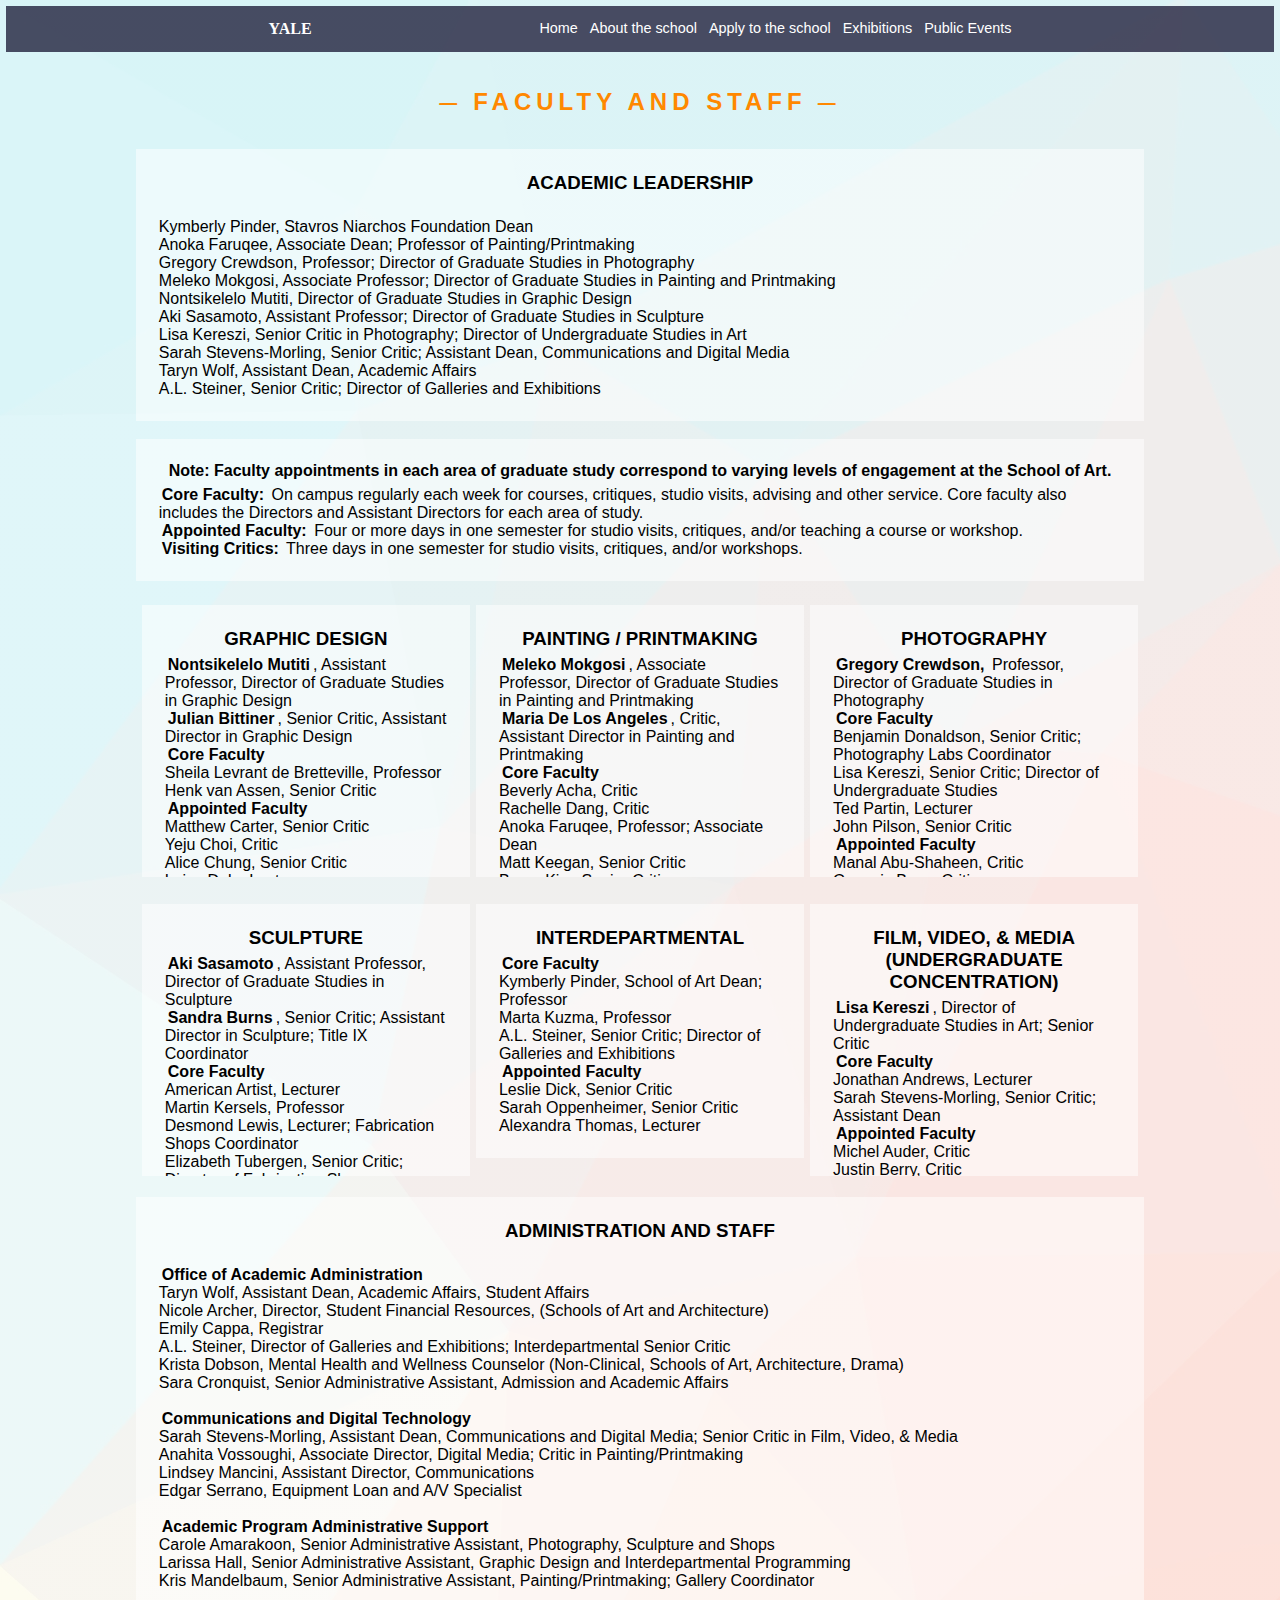
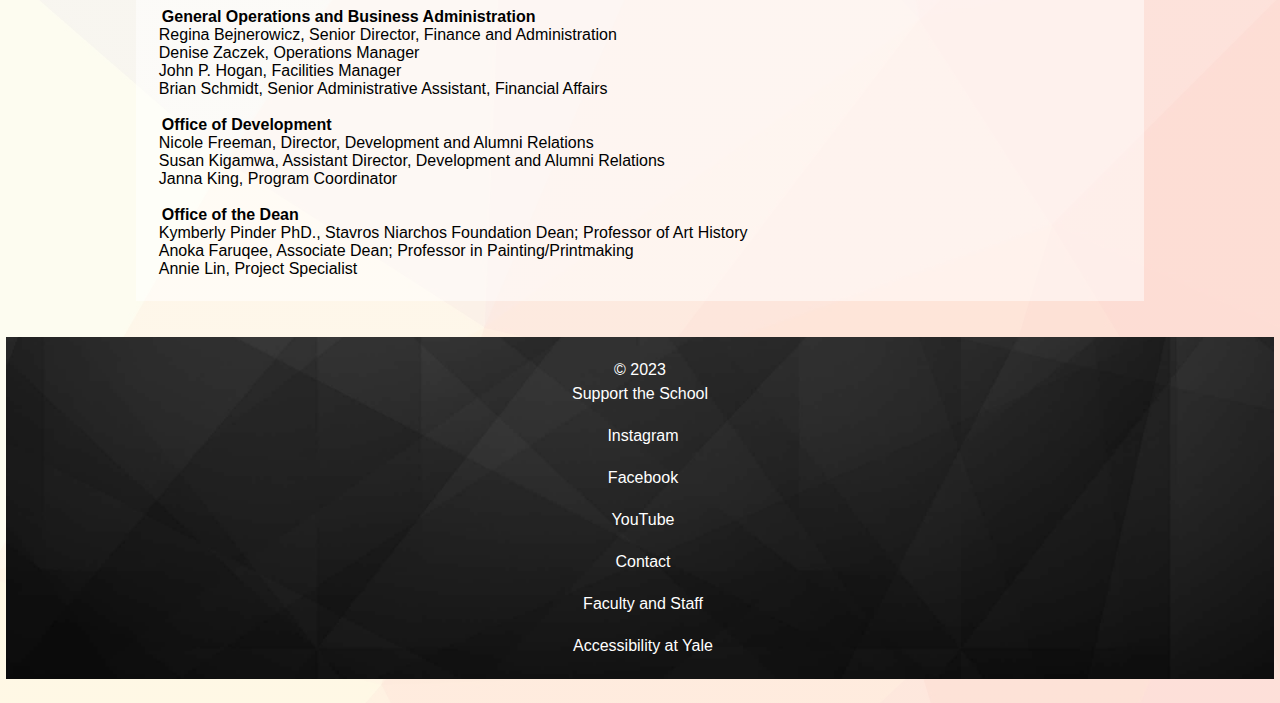
<file: code/faculty.html>
<html>
<head>
   <link rel="stylesheet" href="Index.css">
   <title>YALE FACULTY</title>
	<style>
		body {
  			background-image:linear-gradient(#ffffffbb, #ffffffbb), url(images/light.jpg);
		}
		.box{
			background-color:rgb(255,255,255, 0.5);
			padding:20px;
		}
	</style>
</head>
<body>
	<nav class="navlist">
      <ul>
         <li><h4>YALE</h4></li>
         <li><a href="Index.html">Home</a></li>
         <li><a href="About.html">About the school</a></li>
         <li><a href="Apply.html">Apply to the school</a></li>
         <li><a href="exhibitions.html">Exhibitions</a></li>
         <li><a href="publicevents.html">Public Events</a></li>
      </ul>
	</nav>
	<div class="container">
		<h2>FACULTY AND STAFF</h2>
		<div class="box">
			<h3 align="center">ACADEMIC LEADERSHIP</h3><br>
			<p>Kymberly Pinder, Stavros Niarchos Foundation Dean<br>
			Anoka Faruqee, Associate Dean; Professor of Painting/Printmaking<br>
			Gregory Crewdson, Professor; Director of Graduate Studies in Photography<br>
			Meleko Mokgosi, Associate Professor; Director of Graduate Studies in Painting and Printmaking<br>
			Nontsikelelo Mutiti, Director of Graduate Studies in Graphic Design<br>
			Aki Sasamoto, Assistant Professor; Director of Graduate Studies in Sculpture<br>
			Lisa Kereszi, Senior Critic in Photography; Director of Undergraduate Studies in Art<br>
			Sarah Stevens-Morling, Senior Critic; Assistant Dean, Communications and Digital Media<br>
			Taryn Wolf, Assistant Dean, Academic Affairs<br>
			A.L. Steiner, Senior Critic; Director of Galleries and Exhibitions</p>
		</div><br>
		<div class="box">
			<h4 align="center">Note: Faculty appointments in each area of graduate study correspond to varying levels of engagement at the School of Art.</h4>
			<p><b>Core Faculty:</b> On campus regularly each week for courses, critiques, studio visits, advising and other service. Core faculty also includes the Directors and Assistant Directors for each area of study.<br>
			<b>Appointed Faculty:</b> Four or more days in one semester for studio visits, critiques, and/or teaching a course or workshop.<br>
			<b>Visiting Critics:</b> Three days in one semester for studio visits, critiques, and/or workshops.</p>
		</div><br>
		<div class="row">
			<div class="column2">
				<div class="box">
					<h3 align="center">GRAPHIC DESIGN</h3>
					<p><b>Nontsikelelo Mutiti</b>, Assistant Professor, Director of Graduate Studies in Graphic Design<br>
					<b>Julian Bittiner</b>, Senior Critic, Assistant Director in Graphic Design<br>
					<b>Core Faculty</b><br>
					Sheila Levrant de Bretteville, Professor<br>
					Henk van Assen, Senior Critic<br>
					<b>Appointed Faculty</b><br>
					Matthew Carter, Senior Critic<br>
					Yeju Choi, Critic<br>
					Alice Chung, Senior Critic<br>
					Luiza Dale, Lecturer<br>
					Tobias Frere-Jones, Critic<br>
					John Gambell, Senior Critic<br>
					Ritu Ghiya, Lecturer<br>
					Barbara Glauber, Critic<br>
					Neil Goldberg, Critic<br>
					Geoff Han, Lecturer<br>
					Melanie Hoff, Lecturer<br>
					Allen Hori, Critic<br>
					Pamela Hovland, Senior Critic<br>
					Shira Inbar, Lecturer<br>
					Geoff Kaplan, Lecturer<br>
					Jesse Marsolais, Lecturer<br>
					Rosa McElheny, Lecturer<br>
					Dan Michaelson, Senior Critic<br>
					Manuel Miranda, Senior Critic<br>
					Christopher Pullman, Senior Critic<br>
					Douglass Scott, Critic<br>
					Mindy Seu, Critic<br>
					Adam Reid Sexton, Lecturer<br>
					Nina Stoessinger, Critic<br>
					Scott Stowell, Critic<br>
					Ryan Waller, Critic<br>
					Bryant Wells, Lecturer<br>
					Gee Wesley, Lecturer<br>
					Dena Yago, Lecturer<br>
					<b>Visiting Critics</b><br>
					Irma Boom, Senior Critic<br>
					Sigi Moeslinger, Senior Critic<br>
					Masamichi Udagawa, Senior Critic<br>
					Linda van Deursen, Senior Critic</p>
				</div>
			</div><br>
			<div class="column2">
				<div class="box">
				   <h3 align="center">PAINTING / PRINTMAKING</h3>
					<p><b>Meleko Mokgosi</b>, Associate Professor, Director of Graduate Studies in Painting and Printmaking<br>
					<b>Maria De Los Angeles</b>, Critic, Assistant Director in Painting and Printmaking<br>
					<b>Core Faculty</b><br>
					Beverly Acha, Critic<br>
					Rachelle Dang, Critic<br>
					Anoka Faruqee, Professor; Associate Dean<br>
					Matt Keegan, Senior Critic<br>
					Byron Kim, Senior Critic<br>
					Sophy Naess, Senior Critic<br>
					Alexander Valentine, Critic; Printshop Coordinator<br>
					Anahita Vossoughi, Critic; Associate Director of Digital Media<br>
					<b>Appointed Faculty</b><br>
					Cassandra Xin Guan, Critic<br>
					Kristen Hileman, Critic<br>
					Hasabie Kidanu, Lecturer<br>
					Greg Parma Smith, Lecturer<br>
					Halsey Rodman, Critic<br>
					Kern Samuel, Lecturer<br>
					Karin Schneider, Critic<br>
					Carly Sheehan, Critic<br>
					Ryan Sluggett, Lecturer<br>
					Molly Zuckerman-Hartung, Critic<br>
					<b>Visiting Critics</b><br>
					Lisa Dorin, Critic<br>
					Rosario Guiraldes, Critic<br>
					Melanie Kress, Critic<br>
					Miguel Luciano, Critic<br>
					Paulina Pobocha, Critic<br>
					Jennifer Pranolo, Critic<br>
					Ronny Quevedo, Critic<br>
					Thea Quiray Tagle, Critic</p>
				</div>
			</div><br>
			<div class="column2">
				<div class="box">
					<h3 align="center">PHOTOGRAPHY</h3>
						<p><b>Gregory Crewdson,</b> Professor, Director of Graduate Studies in Photography<br>
						<b>Core Faculty</b><br>
						Benjamin Donaldson, Senior Critic; Photography Labs Coordinator<br>
						Lisa Kereszi, Senior Critic; Director of Undergraduate Studies<br>
						Ted Partin, Lecturer<br>
						John Pilson, Senior Critic<br>
						<b>Appointed Faculty</b><br>
						Manal Abu-Shaheen, Critic<br>
						Genesis Baez, Critic<br>
						Alissa Bennett, Critic<br>
						Renee Cox, Critic<br>
						Vinson Cunningham, Critic<br>
						John Edmonds, Critic<br>
						Pau Houa Her, Critic<br>
						Matthew Leifheit, Critic<br>
						Lesley Martin, Critic<br><br>
						Tyler Mitchell, Critic<br>
						Brian Orozco, Post-Graduate Fellow<br>
						Elle Pérez, Critic<br>
						Collier Schorr, Critic<br>
						Danna Singer, Lecturer<br>
						Mark Steinmetz, Critic<br>
						Ka-Man Tse, Critic<br>
						Xin Wang, Critic<br>
						<b>Visiting Critics</b><br>
						Jennifer Blessing, Critic<br>
						Michelle Kuo, Critic<br>
						Roxana Marcoci, Critic<br>
						Antwuan Sargent, Critic</p>
				</div>
			</div><br>
		</div><br>
		<div class="row">
			<div class="column2">
				<div class="box">
					<h3 align="center">SCULPTURE</h3>
					<p><b>Aki Sasamoto</b>, Assistant Professor, Director of Graduate Studies in Sculpture<br>
					<b>Sandra Burns</b>, Senior Critic; Assistant Director in Sculpture; Title IX Coordinator<br>
					<b>Core Faculty</b><br>
					American Artist, Lecturer<br>
					Martin Kersels, Professor<br>
					Desmond Lewis, Lecturer; Fabrication Shops Coordinator<br>
					Elizabeth Tubergen, Senior Critic; Director of Fabrication Shops<br>
					<b>Appointed Faculty</b><br>
					Joseph Buckley, Critic<br>
					Nathan Carter, Lecturer<br>
					Juliana Cerqueira Leite, Critic<br>
					Ben Hagari, Lecturer<br>
					Michael Joo, Senior Critic<br>
					Leigh Ledare, Senior Critic<br>
					Gala Porras-Kim, Senior Critic<br>
					Nico Wheadon, Critic<br>
					John Drue Worrell, Critic<br>
					<b>Visiting Critics</b><br>
					Kameelah Janan Rasheed, Critic<br>
					Anna Stothart, Critic<br>
					Shikeith, Critic</p>
				</div>
			</div><br>
			<div class="column2">
				<div class="box">
					<h3 align="center">INTERDEPARTMENTAL</h3>
					<p><b>Core Faculty</b><br>
					Kymberly Pinder, School of Art Dean; Professor<br>
					Marta Kuzma, Professor<br>
					A.L. Steiner, Senior Critic; Director of Galleries and Exhibitions<br>
					<b>Appointed Faculty</b><br>
					Leslie Dick, Senior Critic<br>
					Sarah Oppenheimer, Senior Critic<br>
					Alexandra Thomas, Lecturer</p>
				</div>
			</div><br>
			<div class="column2">
				<div class="box">
					<h3 align="center">FILM, VIDEO, & MEDIA (UNDERGRADUATE CONCENTRATION)</h3>
					<p><b>Lisa Kereszi</b>, Director of Undergraduate Studies in Art; Senior Critic<br>
					<b>Core Faculty</b><br>
					Jonathan Andrews, Lecturer<br>
					Sarah Stevens-Morling, Senior Critic; Assistant Dean<br>
					<b>Appointed Faculty</b><br>
					Michel Auder, Critic<br>
					Justin Berry, Critic<br>
					Elena Bertozzi, Lecturer<br>
					Luchina Fisher, Lecturer<br>
					Mike Rader, Lecturer<br>
					Rosemary Warren, Lecturer</p>
				</div>
			</div><br>
		</div><br>
		<div class="box">
			<h3 align="center">ADMINISTRATION AND STAFF</h3><br>
			<p><b>Office of Academic Administration</b><br>
			Taryn Wolf, Assistant Dean, Academic Affairs, Student Affairs<br>
			Nicole Archer, Director, Student Financial Resources, (Schools of Art and Architecture)<br>
			Emily Cappa, Registrar<br>
			A.L. Steiner, Director of Galleries and Exhibitions; Interdepartmental Senior Critic<br>
			Krista Dobson, Mental Health and Wellness Counselor (Non-Clinical, Schools of Art, Architecture, Drama)<br>
			Sara Cronquist, Senior Administrative Assistant, Admission and Academic Affairs<br><br>
			<b>Communications and Digital Technology</b><br>
			Sarah Stevens-Morling, Assistant Dean, Communications and Digital Media; Senior Critic in Film, Video, & Media<br>
			Anahita Vossoughi, Associate Director, Digital Media; Critic in Painting/Printmaking<br>
			Lindsey Mancini, Assistant Director, Communications<br>
			Edgar Serrano, Equipment Loan and A/V Specialist<br><br>
			<b>Academic Program Administrative Support</b><br>
			Carole Amarakoon, Senior Administrative Assistant, Photography, Sculpture and Shops<br>
			Larissa Hall, Senior Administrative Assistant, Graphic Design and Interdepartmental Programming<br>
			Kris Mandelbaum, Senior Administrative Assistant, Painting/Printmaking; Gallery Coordinator<br><br>
			<b>General Operations and Business Administration</b><br>
			Regina Bejnerowicz, Senior Director, Finance and Administration<br>
			Denise Zaczek, Operations Manager<br>
			John P. Hogan, Facilities Manager<br>
			Brian Schmidt, Senior Administrative Assistant, Financial Affairs<br><br>
			<b>Office of Development</b><br>
			Nicole Freeman, Director, Development and Alumni Relations<br>
			Susan Kigamwa, Assistant Director, Development and Alumni Relations<br>
			Janna King, Program Coordinator<br><br>
			<b>Office of the Dean</b><br>
			Kymberly Pinder PhD., Stavros Niarchos Foundation Dean; Professor of Art History<br>
			Anoka Faruqee, Associate Dean; Professor in Painting/Printmaking<br>
			Annie Lin, Project Specialist</p>
		</div>
	</div>
<br>
	<footer><br>
		<p>© 2023</p>
		<p><a href="support.html">Support the School</p>
		<p><a href="https://www.instagram.com/yaleschoolofart/">Instagram</p>
		<p><a href="https://www.facebook.com/YaleSchoolofArt/">Facebook</p>
		<p><a href="https://www.youtube.com/channel/UCDwJT0mYodTSodcpH-hGmdA">YouTube</p>
		<p><a href="contact.html">Contact</p>
		<p><a href="faculty.html">Faculty and Staff</p>
		<p><a href="https://your.yale.edu/policies-procedures/policies/1605-web-accessibility-policy">Accessibility at Yale</p>
	<br>
	</footer>
</body>
</html>
</file>
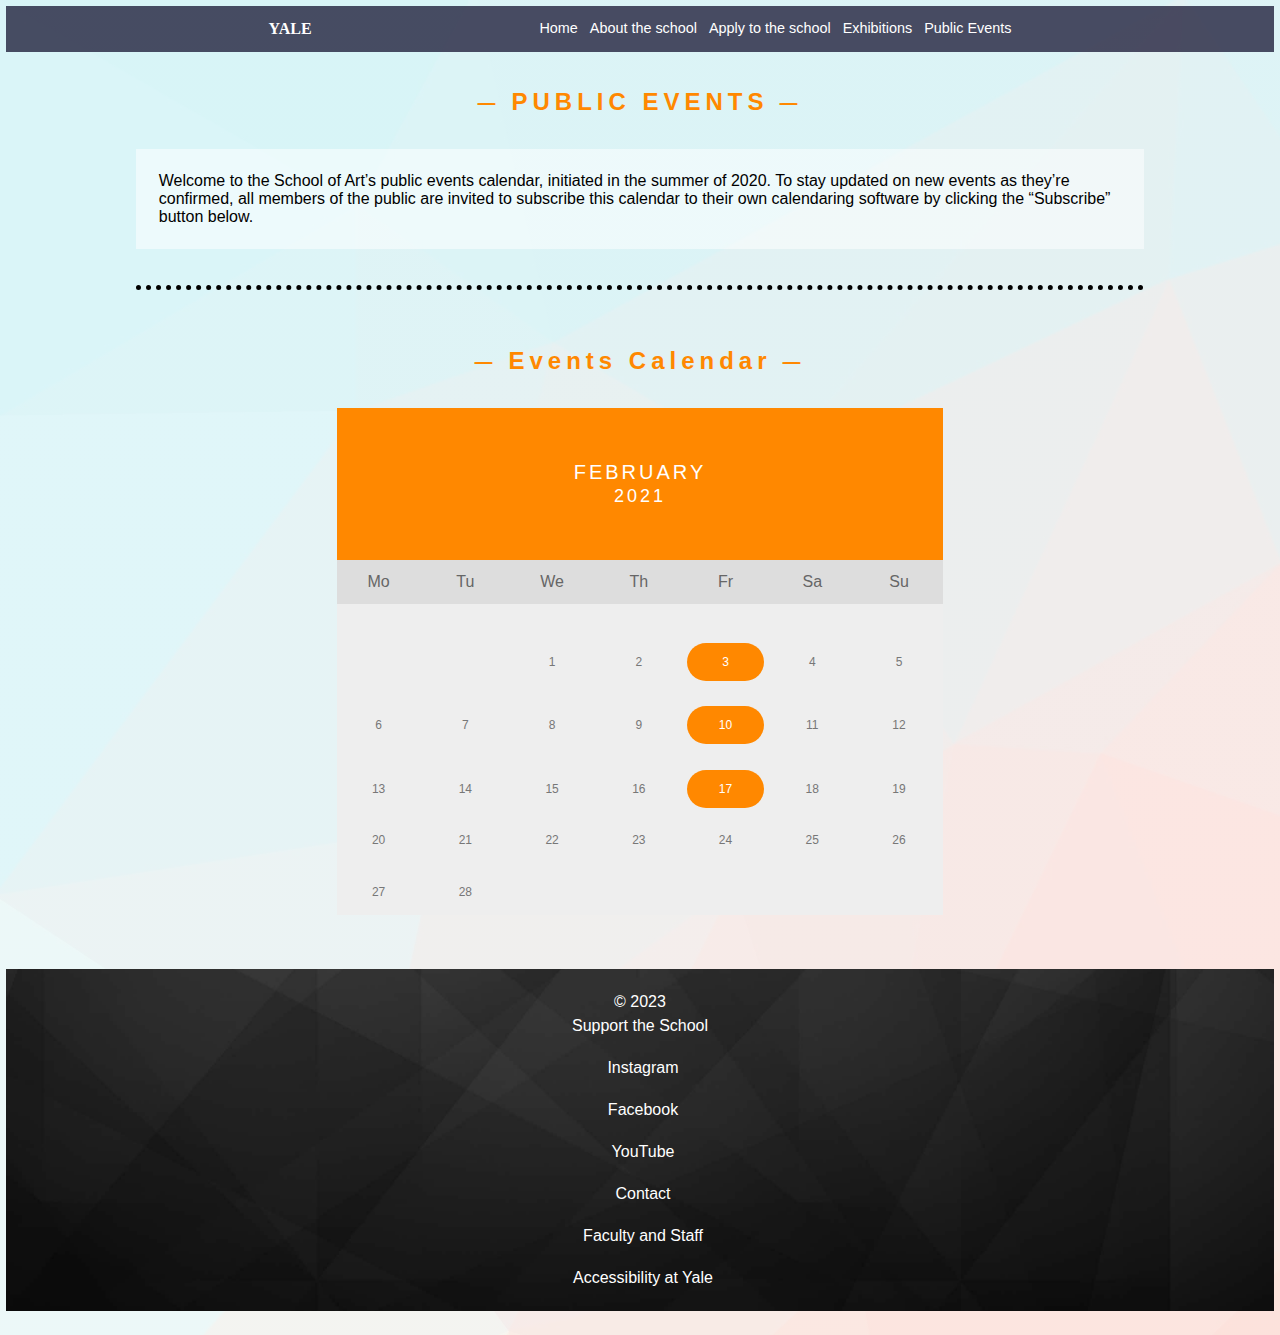
<file: code/publicevents.html>
<html>
<head>
	<link rel="stylesheet" href="Index.css">
	<link rel="stylesheet" href="cal.css">
	<title>EVENTS AT YALE</title>
	<style>
		body {
  			background-image:linear-gradient(#ffffffbb, #ffffffbb), url(images/light.jpg);
		}
		.box{
			background-color:rgb(255,255,255, 0.5);
			padding:20px;
		}
		.horizontal_line {
            background-color:none;
            width: 100%;
            height: 5px;
            border-top: 5px dotted black;
            line-height: 80%;
		 align:center;
	   }
	</style>
</head>
<body>
	<nav class="navlist">
      <ul>
         <li><h4>YALE</h4></li>
         <li><a href="Index.html">Home</a></li>
         <li><a href="About.html">About the school</a></li>
         <li><a href="Apply.html">Apply to the school</a></li>
     	    <li><a href="exhibitions.html">Exhibitions</a></li>
         <li><a href="publicevents.html">Public Events</a></li>
      </ul>
	</nav>
	<div class="container">
		<h2>PUBLIC EVENTS</h2>
		<div class="box">
			<p>Welcome to the School of Art’s public events calendar, initiated in the summer of 2020. To stay updated on new events as they’re confirmed, all members of the public are invited to subscribe this calendar to their own calendaring software by clicking the “Subscribe” button below.</p>
		</div><br><br>
		 <div class="horizontal_line"></div><br>
		<h2>Events Calendar</h2>

		<div class="month">      
  			<ul>
    				<li>
      				FEBRUARY<br>
      				<span style="font-size:18px">2021</span>
    				</li>
  			</ul>
		</div>

		<ul class="weekdays">
  			<li>Mo</li>
  			<li>Tu</li>
  			<li>We</li>
  			<li>Th</li>
  			<li>Fr</li>
  			<li>Sa</li>
  			<li>Su</li>
		</ul>

		<ul class="days">  
  			<li></li>
  			<li></li>
  			<li>1</li>
  			<li>2</li>
  			<li> <div class="active">3</div></li>
  			<li>4</li>
  			<li>5</li>
  			<li>6</li>
  			<li>7</li>
  			<li>8</li>
  			<li>9</li>
  			<li><div class="active1">10</div></li>
  			<li>11</li>
  			<li>12</li>
  			<li>13</li>
  			<li>14</li>
  			<li>15</li>
  			<li>16</li>
  			<li><div class="active2">17</div></li>
   			<li>18</li>
   			<li>19</li>
   			<li>20</li>
   			<li>21</li>
   			<li>22</li>
   			<li>23</li>
   			<li>24</li>
   			<li>25</li>
   			<li>26</li>
   			<li>27</li>
   			<li>28</li>
		</ul>
	</div>
<br><br>

	<footer><br>
		<p>© 2023</p>
		<p><a href="support.html">Support the School</p>
		<p><a href="https://www.instagram.com/yaleschoolofart/">Instagram</p>
		<p><a href="https://www.facebook.com/YaleSchoolofArt/">Facebook</p>
		<p><a href="https://www.youtube.com/channel/UCDwJT0mYodTSodcpH-hGmdA">YouTube</p>
		<p><a href="contact.html">Contact</p>
		<p><a href="faculty.html">Faculty and Staff</p>
		<p><a href="https://your.yale.edu/policies-procedures/policies/1605-web-accessibility-policy">Accessibility at Yale</p>
	<br>
	</footer>
</body>
</html>
</file>
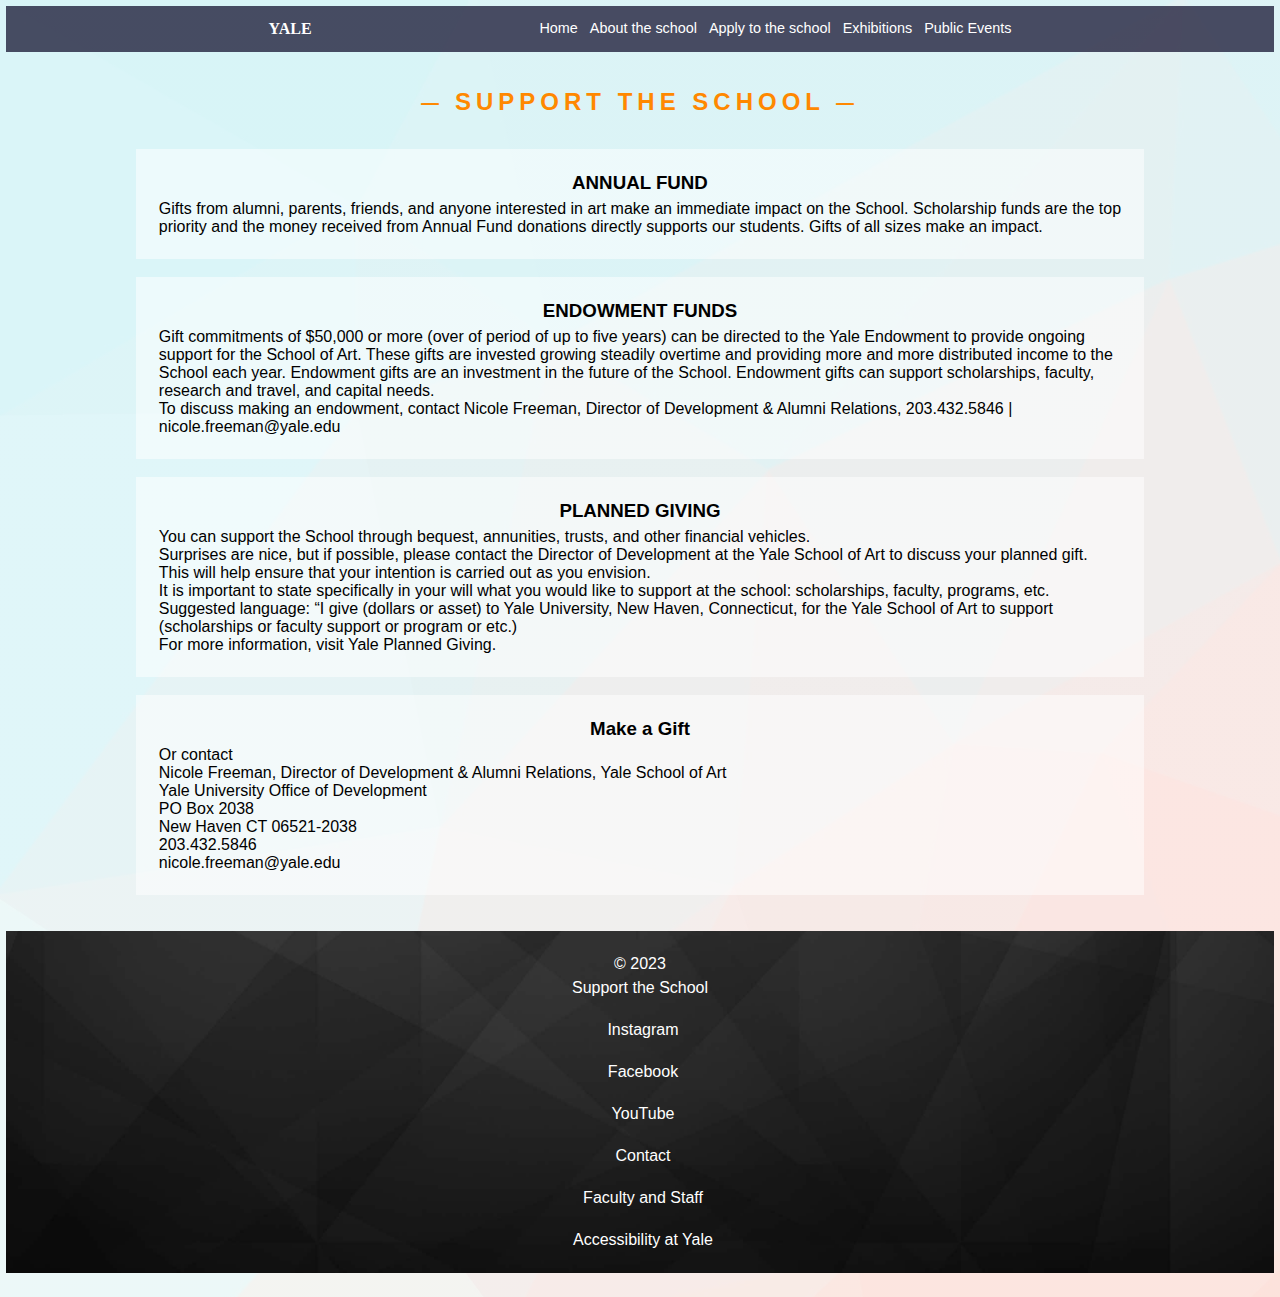
<file: code/support.html>
<html>
<head>
	<title>SUPPORT US</title>
	<link rel="stylesheet" href="Index.css">
	<style>
		body {
  			background-image:linear-gradient(#ffffffbb, #ffffffbb), url(images/light.jpg);
		}
		.box{
			background-color:rgb(255,255,255, 0.5);
			padding:20px;
		}
	</style>
</head>
<body>
	<nav class="navlist">
      <ul>
         <li><h4>YALE</h4></li>
         <li><a href="Index.html">Home</a></li>
         <li><a href="About.html">About the school</a></li>
         <li><a href="Apply.html">Apply to the school</a></li>
         <li><a href="exhibitions.html">Exhibitions</a></li>
         <li><a href="publicevents.html">Public Events</a></li>
      </ul>
	</nav>
	<div class="container">
		<h2>SUPPORT THE SCHOOL</h2>
		<div class="box">
			<h3 align="center">ANNUAL FUND</h3>
			<p>Gifts from alumni, parents, friends, and anyone interested in art make an immediate impact on the School. Scholarship funds are the top priority and the money received from Annual Fund donations directly supports our students. Gifts of all sizes make an impact.</p>
		</div><br>
		<div class="box">
			<h3 align="center">ENDOWMENT FUNDS</h3>
			<p>Gift commitments of $50,000 or more (over of period of up to five years) can be directed to the Yale Endowment to provide ongoing support for the School of Art. These gifts are invested growing steadily overtime and providing more and more distributed income to the School each year. Endowment gifts are an investment in the future of the School. Endowment gifts can support scholarships, faculty, research and travel, and capital needs.
			<br>To discuss making an endowment, contact Nicole Freeman, Director of Development & Alumni Relations, 203.432.5846 | nicole.freeman@yale.edu</p>
		</div><br>
		<div class="box">
			<h3 align="center">PLANNED GIVING</h3>
			<p>You can support the School through bequest, annunities, trusts, and other financial vehicles.<br>
			Surprises are nice, but if possible, please contact the Director of Development at the Yale School of Art to discuss your planned gift. This will help ensure that your intention is carried out as you envision.<br>
			It is important to state specifically in your will what you would like to support at the school: scholarships, faculty, programs, etc. Suggested language: “I give (dollars or asset) to Yale University, New Haven, Connecticut, for the Yale School of Art to support (scholarships or faculty support or program or etc.)<br>
			For more information, visit Yale Planned Giving.</p>	
		</div><br>
		<div class="box">
			<h3 align="center">Make a Gift</h3>
			<p>Or contact<br>
			Nicole Freeman, Director of Development & Alumni Relations, Yale School of Art<br>
			Yale University Office of Development<br>
			PO Box 2038<br>
			New Haven CT 06521-2038<br>
			203.432.5846<br>
			nicole.freeman@yale.edu</p>	
		</div><br>
	</div>
	<footer><br>
		<p>© 2023</p>
		<p><a href="support.html">Support the School</p>
		<p><a href="https://www.instagram.com/yaleschoolofart/">Instagram</p>
		<p><a href="https://www.facebook.com/YaleSchoolofArt/">Facebook</p>
		<p><a href="https://www.youtube.com/channel/UCDwJT0mYodTSodcpH-hGmdA">YouTube</p>
		<p><a href="contact.html">Contact</p>
		<p><a href="faculty.html">Faculty and Staff</p>
		<p><a href="https://your.yale.edu/policies-procedures/policies/1605-web-accessibility-policy">Accessibility at Yale</p>
	<br>
	</footer>
</body>
</html>
</file>
<file: code/Index.css>
a{
	text-decoration:none;
	color: inherit;
}
*{
   padding: 3px;
   margin: 0;
   box-sizing: border-box;
   transition: 0.5s;
   font-family: "Century Gothic", sans-serif;
   
}

.navlist{
   width: 100%;
   padding: 5px 20%;
   background-color: #110e2bbb;
}
.navlist ul{
   display: flex;
   list-style: none;
}
.navlist ul li:first-child{
   flex: 1;
   color: #ffffff;
}
.navlist ul li h4{
   font-family: serif;
}
.navlist ul a{
   display: block;
   margin-left: 0;
   font-family: "Century Gothic", sans-serif;
   font-size: 0.9rem;
   color: white;
}
.navlist ul a:hover{
   color: #ff8800;
}



.main-box{
   width: 100%;
   height: 75vh;
   background-image: linear-gradient(#000000bb, #000000bb), url(images/yale-university.jpg);
   background-position: center;
   background-size: cover;
   background-repeat: no-repeat;
   color: #ffffff;
   text-align: center;
   padding-top: 30vh;
}

.main-box h1{
   word-spacing: 8px;
   margin-bottom: 15px;
   font-family: serif;
}
.main-box p{
   font-family: "Century Gothic", sans-serif;
   font-size: 14px;
   letter-spacing: 1.4px;
   margin-bottom: 40px;
   padding: 20px;
}
.main-box button{
   padding: 20px;
   border: none;
   outline: none;
   background: none;
   border: 1px solid #ff8800;
   color: #ffffff;
}
.main-box button:hover{
   background: #ff8800;
}

.container{
   width: 80%;
   margin: auto;
   margin-bottom: 15px;
}
.container h2{
   color: #ff8800;
   text-align: center;
   margin: 30px;
   font-family: 'Arial Narrow Bold', sans-serif;
   letter-spacing: 5px;
}
.container h2::before, .container h2::after{
   content: "-----";
   letter-spacing: -5px;
   font-weight: lighter;
   margin: 0 20px 0 10px;
}
.container .row{
   display: flex;
   justify-content: space-between;
}
.container .column{
   width: 350px;
   height: 500px;
   position: relative;
   overflow: hidden;
}
.container .column img{
   width: 100%;
   height: auto;
}
.container .column a:last-child{
   position: absolute;
   display: block;
   width: 100%;
   height: 0;
   top: 99%;
   bottom: 0;
   left: 0;
   bottom: 0;
   background-color: #ff8800c0;
   text-align: center;
   padding-top: 14vw;
   font-size: 3vw;
   color: #ffffff;
   text-decoration: none;
}
.container .column:hover a:last-child{
   height: 100%;
   top: 0;
}

table{
	width:65%;
	border-collapse:collapse;
	border-radius: 35px;
	border:5px solid #000000
	
}
.center{ 
	margin-left: auto;
	margin-right: auto; 
} 
td{
	border-bottom:1px solid #dddddd;
	padding:10px 20px;
	word-break: break-all;
	color:#2f4f4f;
	text-decoration: none;
}
td img{
	height:70px;
	width:70px;
	object-fit: cover;
	border-radius: 15px;
	border:5px solid #ced0d2;
}
.extable{
	width:50%;
	border-collapse:collapse;
	border-radius: 35px;
	border:5px solid #000000;
	margin-left: auto;
  	margin-right: auto;
} 

footer{
        	width:100%;
   		height: auto;
   		background-image:url(images/R.jpg);
   		background-position: center;
		background-size: cover;
   		color: #ffffff;
   		text-align: center;
}
.column1{
   width: 550px;
   height: 450px;
   position: relative;
   overflow: auto;
}
.column2{
   width: 550px;
   height: 275px;
   position: relative;
   overflow: auto;
}
</file>
<file: code/cal.css>
* {box-sizing: border-box;}
ul {list-style-type: none;}
body {font-family: Verdana, sans-serif;}

.month {
  padding: 50px 25px;
  width:60%;
  background: #ff8800;
  text-align: center;
  margin-left: auto;
  margin-right: auto;
}

.month ul {
  margin: 0;
  padding: 0;
}

.month ul li {
  color: white;
  font-size: 20px;
  text-transform: uppercase;
  letter-spacing: 3px;
}

.weekdays {
  width:60%;
  margin: 0;
  padding: 10px 0;
  background-color: #ddd;
  margin-left: auto;
  margin-right: auto;
}

.weekdays li {
  display: inline-block;
  width: 13.6%;
  color: #666;
  text-align: center;
}

.days {
  width:60%;
  height:35%;
  padding: 10px 0;
  background: #eee;
  margin: 0;
  margin-left: auto;
  margin-right: auto;
}

.days li {
  list-style-type: none;
  display: inline-block;
  width: 13.6%;
  height:16%;
  text-align: center;
  margin-bottom: 5px;
  font-size:12px;
  color: #777;
}

.active {
  border-radius:32px;
  padding: 12px;
  background: #ff8800;
  color: white
}
.active1 {
  border-radius:32px;
  padding: 12px;
  background: #ff8800;
  color: white
}
.active2 {
  border-radius:32px;
  padding: 12px;
  background: #ff8800;
  color: white
}
.hide {
  display: none;
}
.active:hover + .hide{
	display: block;
  	color: black;
}
</file>
